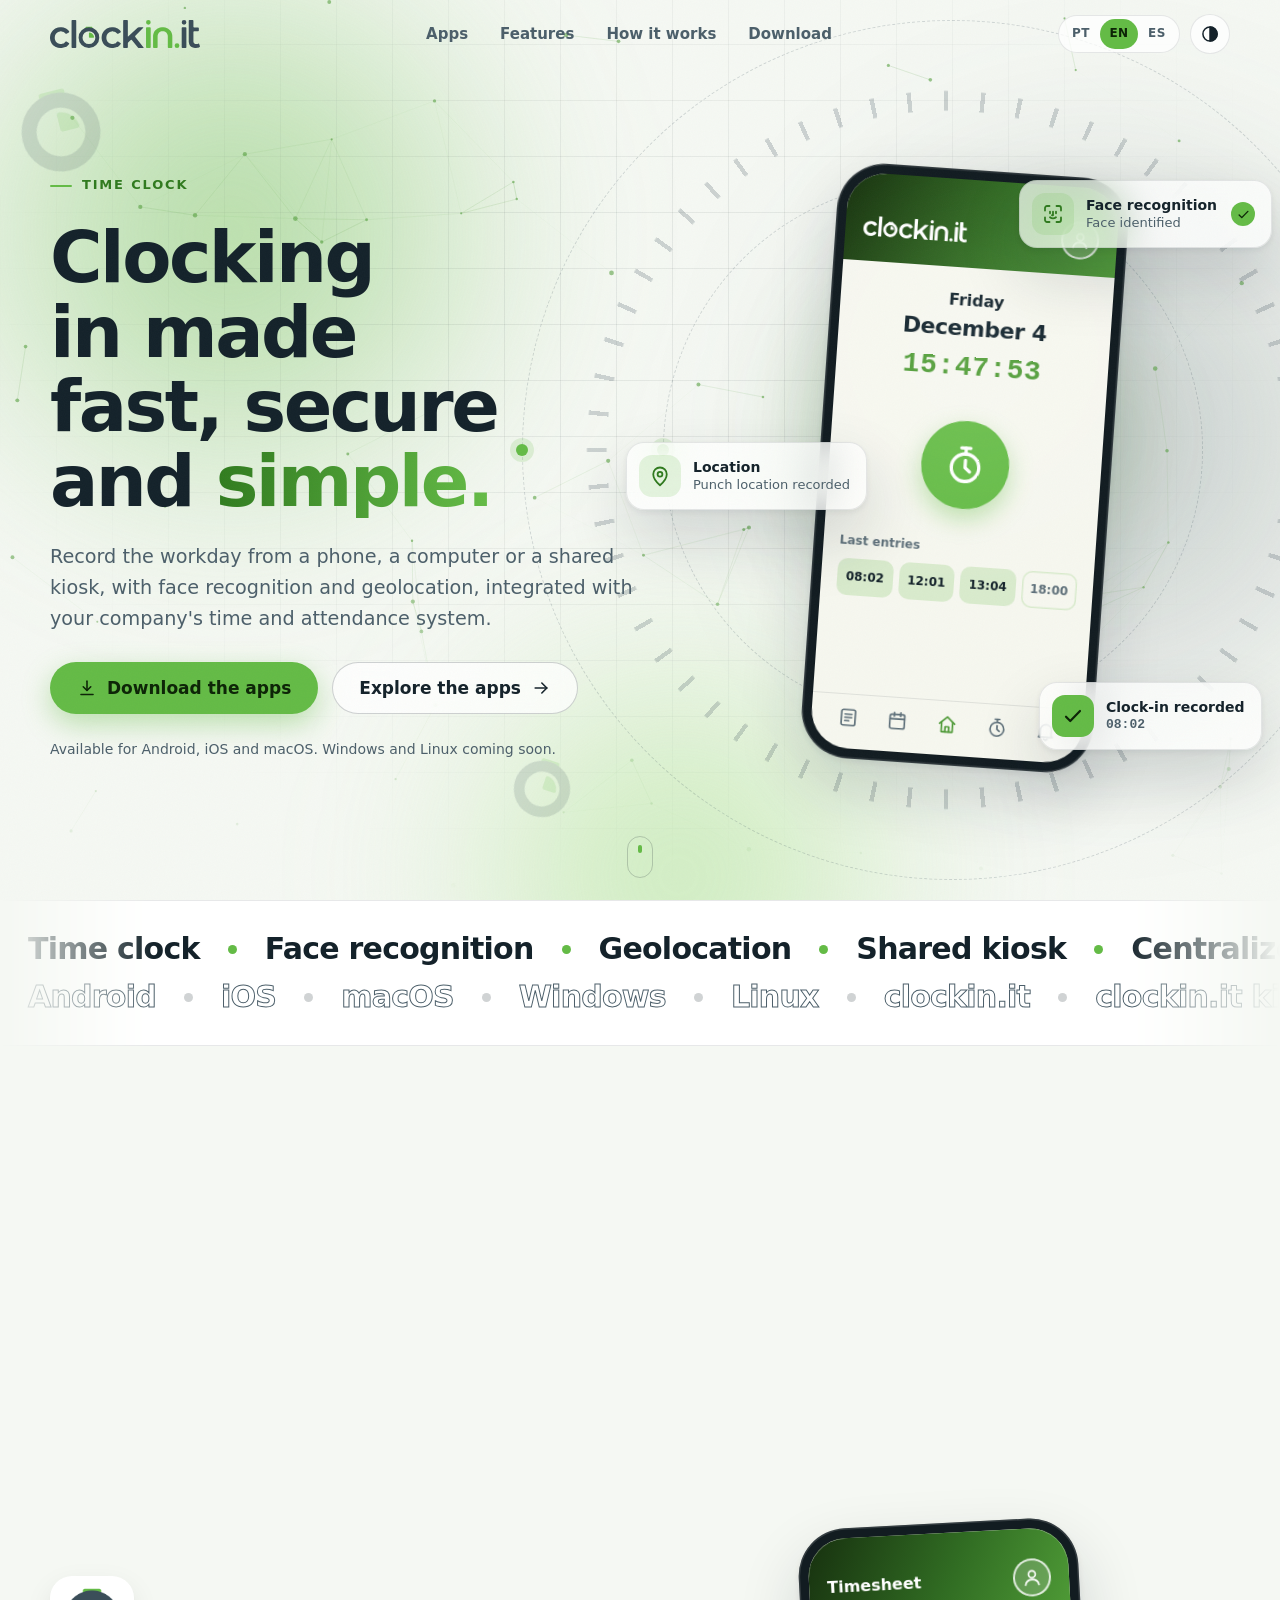
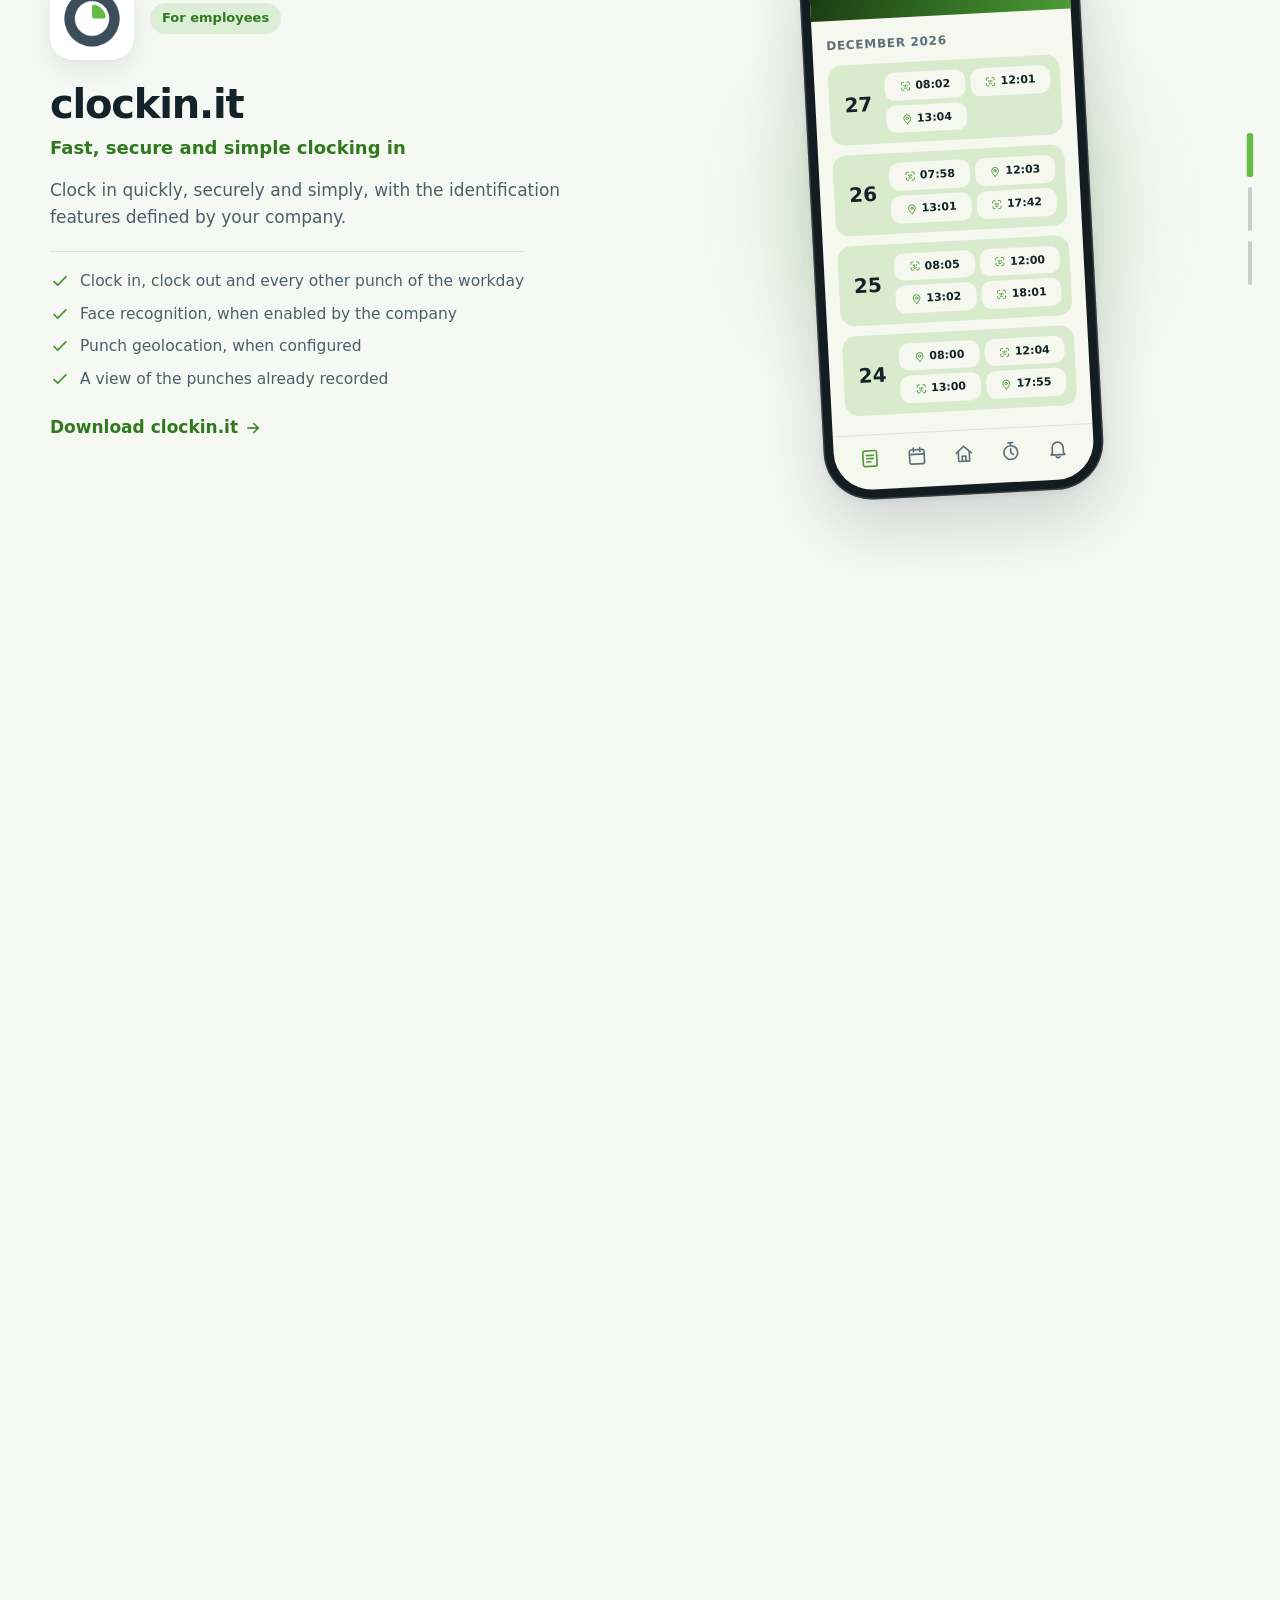
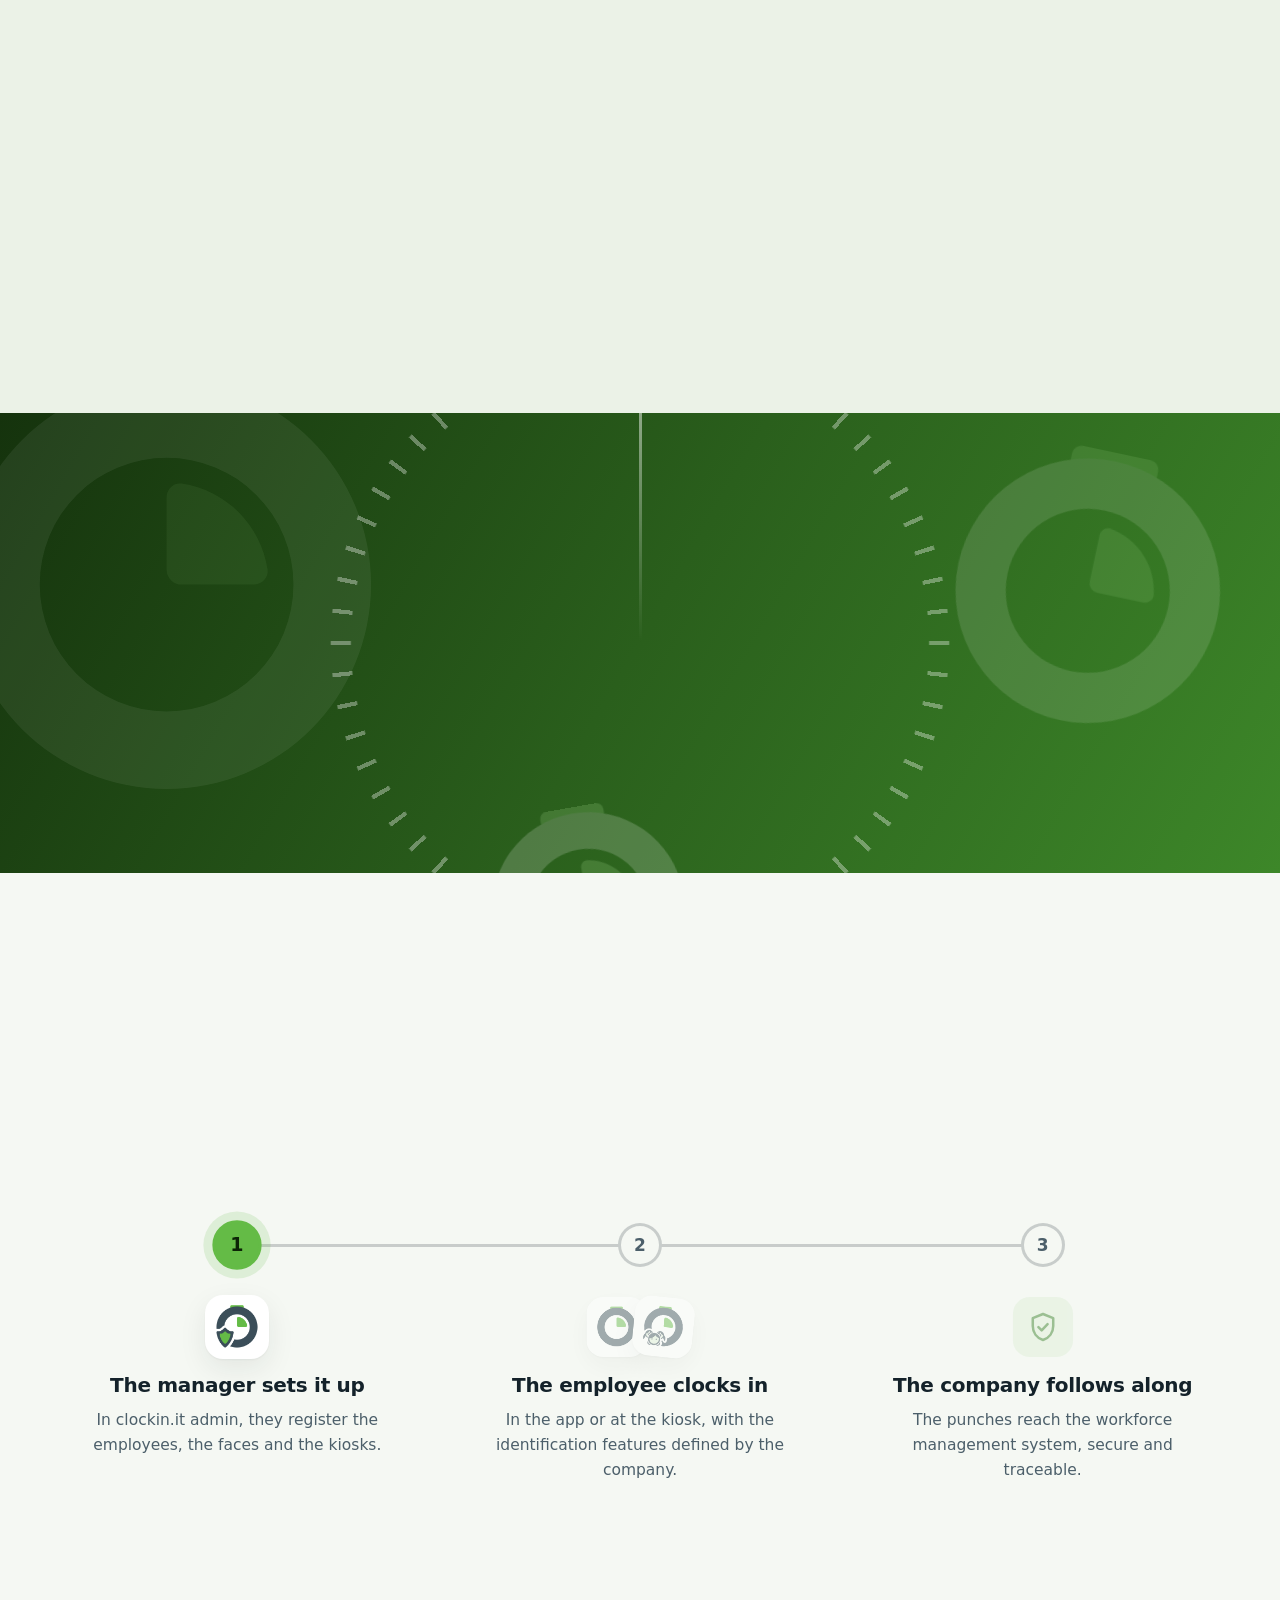
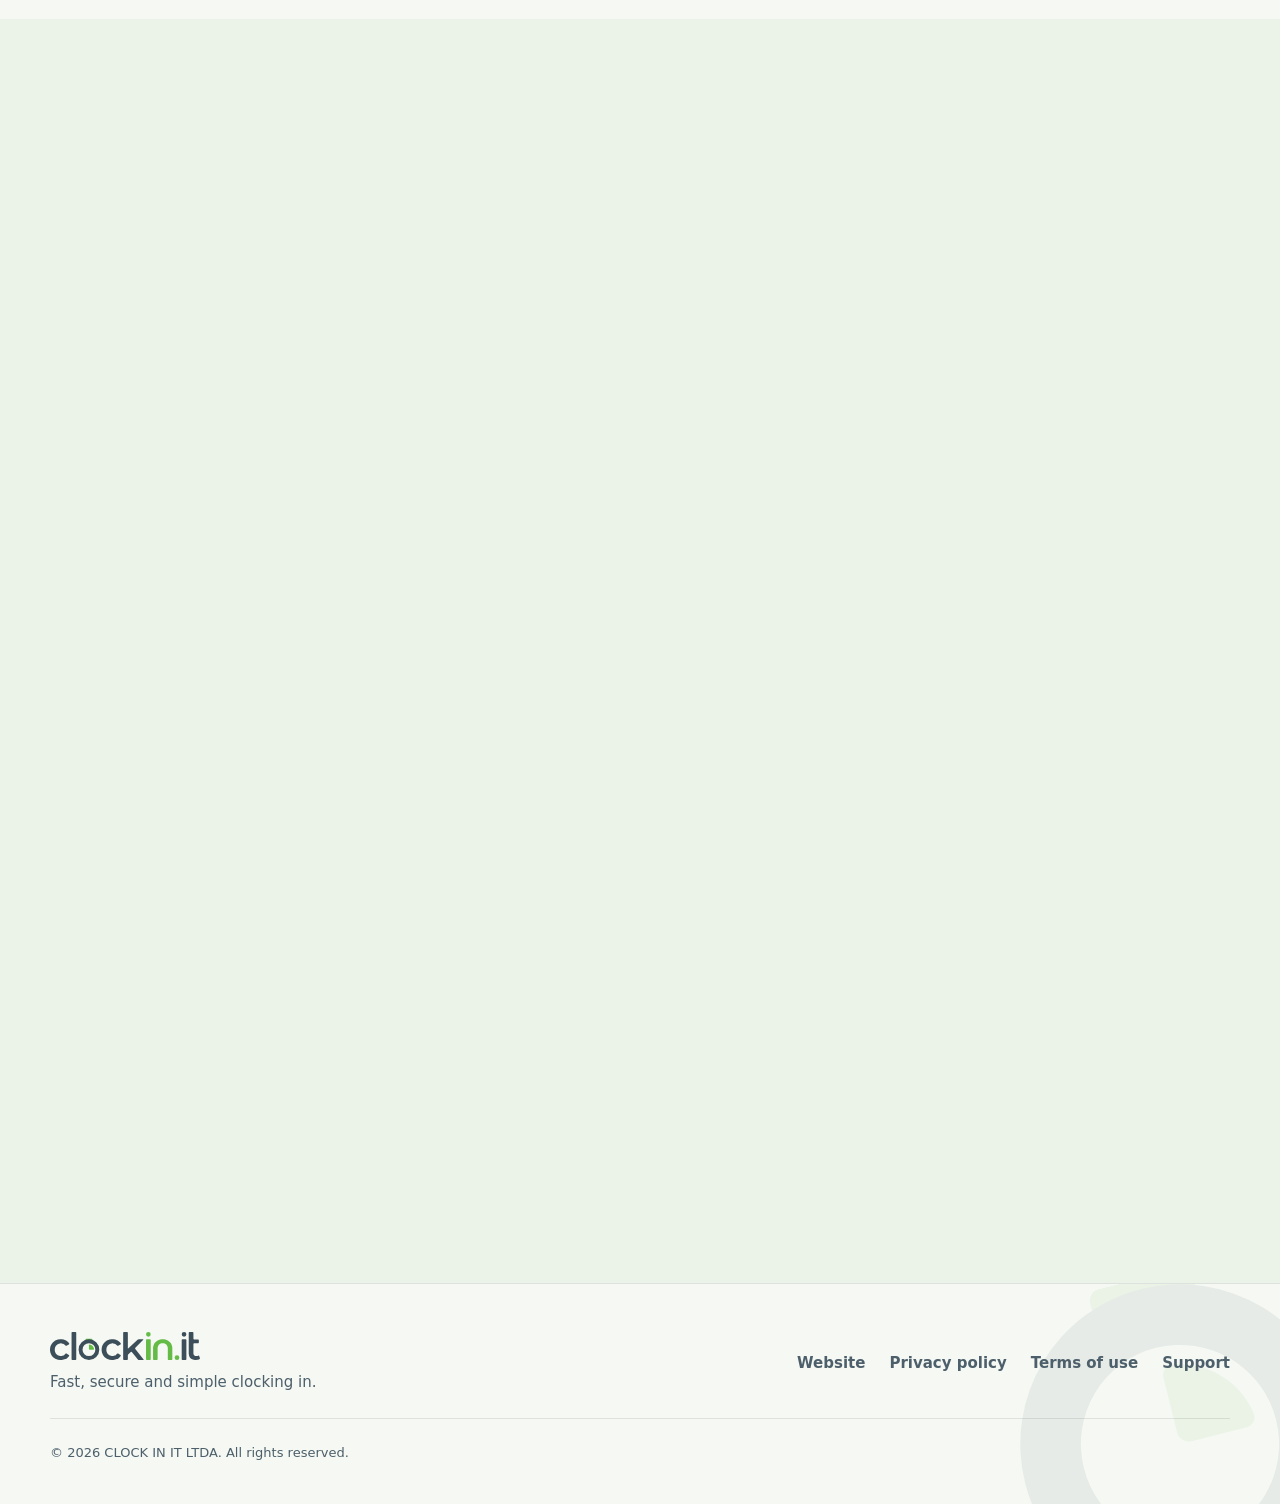
<file: docs/index.html>
<!doctype html>
<html lang="pt-BR">
<head>
  <meta charset="utf-8">
  <meta name="viewport" content="width=device-width, initial-scale=1">
  <!--
    Tudo o que a página carrega vem dela mesma: sem fonte, script ou estilo de
    terceiros. Por isso não há `style=""` no HTML nem script embutido — quem
    precisa de estilo calculado (o parallax) escreve pelo JavaScript.
  -->
  <meta http-equiv="Content-Security-Policy" content="default-src 'self'; img-src 'self' data:; style-src 'self'; script-src 'self'; connect-src 'self'; font-src 'self'; object-src 'none'; base-uri 'none'; form-action 'none'">
  <meta name="referrer" content="strict-origin-when-cross-origin">

  <title data-i18n="metaTitle">clockin.it — apps de registro de ponto</title>
  <meta name="description" data-i18n-attr="content:metaDescription" content="Baixe os apps do clockin.it: registro de ponto com reconhecimento facial e geolocalização, kiosk compartilhado e gestão de colaboradores.">

  <meta name="color-scheme" content="light dark">
  <meta name="theme-color" media="(prefers-color-scheme: light)" content="#f5f8f3">
  <meta name="theme-color" media="(prefers-color-scheme: dark)" content="#0a1114">

  <meta property="og:type" content="website">
  <meta property="og:site_name" content="clockin.it">
  <meta property="og:title" data-i18n-attr="content:metaTitle" content="clockin.it — apps de registro de ponto">
  <meta property="og:description" data-i18n-attr="content:metaDescription" content="Baixe os apps do clockin.it: registro de ponto com reconhecimento facial e geolocalização, kiosk compartilhado e gestão de colaboradores.">
  <meta property="og:image" content="https://clockin-it.github.io/app-distribution/assets/img/social-card.png">
  <meta property="og:image:width" content="1200">
  <meta property="og:image:height" content="630">
  <meta name="twitter:card" content="summary_large_image">

  <link rel="icon" type="image/svg+xml" href="assets/img/favicon.svg">
  <link rel="apple-touch-icon" href="assets/img/apple-touch-icon.png">
  <link rel="stylesheet" href="assets/css/site.css">
  <link rel="stylesheet" href="assets/css/effects.css">

  <script src="assets/js/boot.js"></script>
  <script type="module" src="assets/js/site.js"></script>
</head>
<body>
  <!-- Os ícones da página, desenhados uma vez e usados pela referência ao id. -->
  <svg class="sprite" aria-hidden="true" focusable="false" width="0" height="0">
    <symbol id="icon-stopwatch" viewBox="0 0 24 24" fill="none" stroke="currentColor" stroke-width="1.8" stroke-linecap="round" stroke-linejoin="round">
      <circle cx="12" cy="13.5" r="7.5"/>
      <path d="M12 9.5v4l2.6 2.2"/>
      <path d="M9.5 2.75h5"/>
      <path d="M12 2.75V6"/>
    </symbol>
    <symbol id="icon-face" viewBox="0 0 24 24" fill="none" stroke="currentColor" stroke-width="1.8" stroke-linecap="round" stroke-linejoin="round">
      <path d="M4 8.5V6a2 2 0 0 1 2-2h2.5"/>
      <path d="M15.5 4H18a2 2 0 0 1 2 2v2.5"/>
      <path d="M20 15.5V18a2 2 0 0 1-2 2h-2.5"/>
      <path d="M8.5 20H6a2 2 0 0 1-2-2v-2.5"/>
      <path d="M9 9.75v1.5"/>
      <path d="M15 9.75v1.5"/>
      <path d="M12 9.75v3.5h-1"/>
      <path d="M9 15.25c.85.8 1.85 1.2 3 1.2s2.15-.4 3-1.2"/>
    </symbol>
    <symbol id="icon-pin" viewBox="0 0 24 24" fill="none" stroke="currentColor" stroke-width="1.8" stroke-linecap="round" stroke-linejoin="round">
      <path d="M12 21.25s-6.75-5.7-6.75-11a6.75 6.75 0 0 1 13.5 0c0 5.3-6.75 11-6.75 11z"/>
      <circle cx="12" cy="10.25" r="2.4"/>
    </symbol>
    <symbol id="icon-shield" viewBox="0 0 24 24" fill="none" stroke="currentColor" stroke-width="1.8" stroke-linecap="round" stroke-linejoin="round">
      <path d="M12 2.75l7.25 3v5.5c0 4.7-2.95 8.5-7.25 10-4.3-1.5-7.25-5.3-7.25-10v-5.5l7.25-3z"/>
      <path d="M8.75 12.1l2.3 2.3 4.2-4.4"/>
    </symbol>
    <symbol id="icon-check" viewBox="0 0 24 24" fill="none" stroke="currentColor" stroke-width="2.2" stroke-linecap="round" stroke-linejoin="round">
      <path d="M5 12.75l4.25 4.25L19 7"/>
    </symbol>
    <symbol id="icon-download" viewBox="0 0 24 24" fill="none" stroke="currentColor" stroke-width="1.9" stroke-linecap="round" stroke-linejoin="round">
      <path d="M12 3.75v11"/>
      <path d="M7.5 10.5l4.5 4.5 4.5-4.5"/>
      <path d="M4.75 19.75h14.5"/>
    </symbol>
    <symbol id="icon-arrow" viewBox="0 0 24 24" fill="none" stroke="currentColor" stroke-width="1.9" stroke-linecap="round" stroke-linejoin="round">
      <path d="M5 12h14"/>
      <path d="M13 6l6 6-6 6"/>
    </symbol>
    <symbol id="icon-arrow-up" viewBox="0 0 24 24" fill="none" stroke="currentColor" stroke-width="2" stroke-linecap="round" stroke-linejoin="round">
      <path d="M12 19V5"/>
      <path d="M6 11l6-6 6 6"/>
    </symbol>
    <symbol id="icon-external" viewBox="0 0 24 24" fill="none" stroke="currentColor" stroke-width="1.9" stroke-linecap="round" stroke-linejoin="round">
      <path d="M8 16l8.25-8.25"/>
      <path d="M9 7.5h7.5V15"/>
    </symbol>
    <symbol id="icon-phone" viewBox="0 0 24 24" fill="none" stroke="currentColor" stroke-width="1.8" stroke-linecap="round" stroke-linejoin="round">
      <rect x="6.75" y="2.25" width="10.5" height="19.5" rx="2.5"/>
      <path d="M10.75 18.5h2.5"/>
    </symbol>
    <symbol id="icon-desktop" viewBox="0 0 24 24" fill="none" stroke="currentColor" stroke-width="1.8" stroke-linecap="round" stroke-linejoin="round">
      <rect x="3.75" y="4.5" width="16.5" height="11.5" rx="1.75"/>
      <path d="M2 19.5h20"/>
    </symbol>
    <symbol id="icon-globe" viewBox="0 0 24 24" fill="none" stroke="currentColor" stroke-width="1.8" stroke-linecap="round" stroke-linejoin="round">
      <circle cx="12" cy="12" r="9"/>
      <path d="M3 12h18"/>
      <path d="M12 3c2.5 2.6 3.75 5.6 3.75 9s-1.25 6.4-3.75 9c-2.5-2.6-3.75-5.6-3.75-9S9.5 5.6 12 3z"/>
    </symbol>
    <symbol id="icon-sun" viewBox="0 0 24 24" fill="none" stroke="currentColor" stroke-width="1.8" stroke-linecap="round" stroke-linejoin="round">
      <circle cx="12" cy="12" r="3.75"/>
      <path d="M12 2.75v2.5M12 18.75v2.5M2.75 12h2.5M18.75 12h2.5M5.45 5.45l1.8 1.8M16.75 16.75l1.8 1.8M5.45 18.55l1.8-1.8M16.75 7.25l1.8-1.8"/>
    </symbol>
    <symbol id="icon-moon" viewBox="0 0 24 24" fill="none" stroke="currentColor" stroke-width="1.8" stroke-linecap="round" stroke-linejoin="round">
      <path d="M20.25 14.4A8.5 8.5 0 0 1 9.6 3.75a8.5 8.5 0 1 0 10.65 10.65z"/>
    </symbol>
    <symbol id="icon-auto" viewBox="0 0 24 24" fill="none" stroke="currentColor" stroke-width="1.8" stroke-linecap="round" stroke-linejoin="round">
      <circle cx="12" cy="12" r="8.5"/>
      <path d="M12 3.5v17a8.5 8.5 0 0 0 0-17z" fill="currentColor"/>
    </symbol>
    <symbol id="icon-user" viewBox="0 0 24 24" fill="none" stroke="currentColor" stroke-width="1.8" stroke-linecap="round" stroke-linejoin="round">
      <circle cx="12" cy="8.5" r="3.75"/>
      <path d="M4.75 20c.6-3.6 3.5-5.75 7.25-5.75s6.65 2.15 7.25 5.75"/>
    </symbol>
    <symbol id="icon-list" viewBox="0 0 24 24" fill="none" stroke="currentColor" stroke-width="1.8" stroke-linecap="round" stroke-linejoin="round">
      <rect x="4.5" y="3.5" width="15" height="17" rx="2"/>
      <path d="M8.25 8.5h7.5M8.25 12h7.5M8.25 15.5h4.5"/>
    </symbol>
    <symbol id="icon-calendar" viewBox="0 0 24 24" fill="none" stroke="currentColor" stroke-width="1.8" stroke-linecap="round" stroke-linejoin="round">
      <rect x="4" y="5" width="16" height="15.5" rx="2"/>
      <path d="M4 10h16M8.5 3v4M15.5 3v4"/>
    </symbol>
    <symbol id="icon-home" viewBox="0 0 24 24" fill="none" stroke="currentColor" stroke-width="1.8" stroke-linecap="round" stroke-linejoin="round">
      <path d="M3.75 11.25L12 4l8.25 7.25"/>
      <path d="M6 9.75v10.5h12V9.75"/>
      <path d="M10 20.25v-5.5h4v5.5"/>
    </symbol>
    <symbol id="icon-bell" viewBox="0 0 24 24" fill="none" stroke="currentColor" stroke-width="1.8" stroke-linecap="round" stroke-linejoin="round">
      <path d="M6 16.5v-5.75a6 6 0 0 1 12 0v5.75l1.5 2h-15l1.5-2z"/>
      <path d="M10 20.75c.5.6 1.2.9 2 .9s1.5-.3 2-.9"/>
    </symbol>
    <symbol id="icon-search" viewBox="0 0 24 24" fill="none" stroke="currentColor" stroke-width="1.9" stroke-linecap="round" stroke-linejoin="round">
      <circle cx="11" cy="11" r="6.25"/>
      <path d="M15.75 15.75L20 20"/>
    </symbol>
    <symbol id="icon-kiosk" viewBox="0 0 24 24" fill="none" stroke="currentColor" stroke-width="1.8" stroke-linecap="round" stroke-linejoin="round">
      <rect x="5" y="2.75" width="14" height="13.5" rx="2"/>
      <circle cx="12" cy="8" r="2"/>
      <path d="M8.75 13.25c.5-1.5 1.7-2.25 3.25-2.25s2.75.75 3.25 2.25"/>
      <path d="M12 16.25v4"/>
      <path d="M8 21.25h8"/>
    </symbol>
    <!-- Uma pessoa vista pela câmera: a silhueta do reconhecimento facial. -->
    <symbol id="silhouette" viewBox="0 0 120 120">
      <circle cx="60" cy="46" r="24"/>
      <path d="M12 120c2-30 22-46 48-46s46 16 48 46z"/>
    </symbol>
    <!--
      A marca: o cronômetro, com o traçado do logo_color.svg do flavor
      clockinit — o botão passa 2,9 unidades acima do aro, e não mais.
    -->
    <symbol id="mark" viewBox="0 0 95.25 95.25">
      <rect class="mark-accent" x="32.756" y="0" width="29.738" height="17.955" rx="3.292"/>
      <path class="mark-ring" fill-rule="evenodd" d="M47.625 2.881a44.744 44.744 0 1 0 0 89.488 44.744 44.744 0 0 0 0-89.488zm0 16.978a27.766 27.766 0 1 1 0 55.532 27.766 27.766 0 0 1 0-55.532z"/>
      <path class="mark-accent" d="M50.906 25.519c9.715 1.429 17.396 9.11 18.825 18.825.265 1.797-1.235 3.281-3.053 3.281H50.917a3.292 3.292 0 0 1-3.292-3.292V28.572c0-1.818 1.483-3.318 3.281-3.053z"/>
    </symbol>
  </svg>

  <a class="skip-link" href="#content" data-i18n="skipToContent">Pular para o conteúdo</a>

  <div class="grain" aria-hidden="true"></div>
  <div class="scroll-progress" aria-hidden="true"></div>

  <header class="site-header" data-header>
    <div class="container site-header__inner">
      <a class="brand" href="#top" aria-label="clockin.it">
        <img class="brand__logo only-light" src="assets/img/logo-light.svg" alt="" width="150" height="28">
        <img class="brand__logo only-dark" src="assets/img/logo-dark.svg" alt="" width="150" height="28">
      </a>

      <nav class="site-nav" aria-label="Seções da página" data-i18n-attr="aria-label:navLabel">
        <span class="site-nav__marker" aria-hidden="true" data-nav-marker></span>
        <a href="#apps" data-i18n="navApps">Apps</a>
        <a href="#features" data-i18n="navFeatures">Recursos</a>
        <a href="#how-it-works" data-i18n="navHowItWorks">Como funciona</a>
        <a href="#download" data-i18n="navDownload">Download</a>
      </nav>

      <div class="site-tools">
        <div class="language-switch" role="group" aria-label="Idioma" data-i18n-attr="aria-label:languageLabel">
          <button type="button" data-language-option="pt" lang="pt-BR" aria-pressed="true" title="Português">PT</button>
          <button type="button" data-language-option="en" lang="en" aria-pressed="false" title="English">EN</button>
          <button type="button" data-language-option="es" lang="es" aria-pressed="false" title="Español">ES</button>
        </div>
        <button class="theme-switch" type="button" data-theme-switch aria-label="Tema: automático" data-i18n-attr="aria-label:themeAuto">
          <svg class="theme-switch__icon theme-switch__icon--auto" aria-hidden="true"><use href="#icon-auto"/></svg>
          <svg class="theme-switch__icon theme-switch__icon--light" aria-hidden="true"><use href="#icon-sun"/></svg>
          <svg class="theme-switch__icon theme-switch__icon--dark" aria-hidden="true"><use href="#icon-moon"/></svg>
        </button>
      </div>
    </div>
  </header>

  <main id="content">
    <!-- ================================================================ -->
    <!-- Abertura                                                          -->
    <!-- ================================================================ -->
    <section class="hero" id="top" data-parallax-host data-pointer-host>
      <div class="hero__backdrop" aria-hidden="true">
        <div class="aurora aurora--one" data-parallax="-0.18" data-pointer="18"></div>
        <div class="aurora aurora--two" data-parallax="-0.3" data-pointer="-26"></div>
        <div class="aurora aurora--three" data-parallax="-0.1" data-pointer="12"></div>
        <div class="grid-pattern" data-parallax="-0.06"></div>
        <canvas class="hero__particles" data-particles></canvas>
        <div class="hero__glow" data-pointer-glow></div>
        <div class="dial" data-parallax="-0.2" data-pointer="-8"></div>
        <div class="orbit orbit--large" data-parallax="-0.24" data-pointer="-10"></div>
        <div class="orbit orbit--small" data-parallax="-0.42" data-pointer="22"></div>
        <svg class="floating-mark floating-mark--one" data-parallax="-0.5" data-pointer="34"><use href="#mark"/></svg>
        <svg class="floating-mark floating-mark--two" data-parallax="-0.34" data-pointer="-28"><use href="#mark"/></svg>
      </div>

      <div class="container hero__inner">
        <div class="hero__copy">
          <p class="eyebrow reveal" data-i18n="heroEyebrow">Registro de ponto</p>
          <h1 class="hero__title" data-split-group>
            <span data-split data-i18n="heroTitleLead">Ponto rápido, seguro e</span>
            <span class="accent-words" data-split data-i18n="heroTitleAccent">prático.</span>
          </h1>
          <p class="hero__lead reveal" data-i18n="heroLead">Registre a jornada pelo celular, pelo computador ou em um kiosk compartilhado, com reconhecimento facial e geolocalização, integrado ao sistema de controle de ponto da sua empresa.</p>
          <div class="hero__actions reveal">
            <a class="button button--primary" href="#download" data-magnetic>
              <svg class="button__icon" aria-hidden="true"><use href="#icon-download"/></svg>
              <span data-hero-download data-i18n="heroDownload">Baixar os apps</span>
            </a>
            <a class="button button--ghost" href="#apps" data-magnetic>
              <span data-i18n="heroApps">Conhecer os apps</span>
              <svg class="button__icon" aria-hidden="true"><use href="#icon-arrow"/></svg>
            </a>
          </div>
          <p class="hero__note reveal" data-i18n="heroNote">Disponível para Android, iOS e macOS. Windows e Linux em breve.</p>
        </div>

        <!--
          Uma encenação do app, desenhada em HTML: decorativa. O site.js a põe
          para bater um ponto sozinha — toque, leitura do rosto, confirmação.
        -->
        <div class="hero__stage" aria-hidden="true" data-demo data-demo-state="idle">
          <div class="stage-glow" data-parallax="-0.12" data-pointer="-14"></div>

          <div class="device-wrap" data-parallax="-0.08" data-pointer="10">
            <div class="device" data-tilt>
              <div class="device__screen">
                <div class="mock-header">
                  <img class="mock-header__logo" src="assets/img/logo-dark.svg" alt="" width="104" height="20">
                  <span class="mock-avatar"><svg><use href="#icon-user"/></svg></span>
                </div>
                <div class="mock-body">
                  <p class="mock-weekday" data-clock-weekday>segunda-feira</p>
                  <p class="mock-date" data-clock-date>4 de março</p>
                  <p class="mock-time" data-clock-time>08:02:36</p>
                  <div class="mock-punch">
                    <span class="mock-punch__pulse"></span>
                    <span class="mock-punch__pulse mock-punch__pulse--late"></span>
                    <span class="mock-punch__button"><svg><use href="#icon-stopwatch"/></svg></span>
                  </div>
                  <p class="mock-label" data-i18n="mockLastEntries">Últimos registros</p>
                  <div class="mock-entries" data-demo-entries>
                    <span class="mock-entry">08:02</span>
                    <span class="mock-entry">12:01</span>
                    <span class="mock-entry">13:04</span>
                    <span class="mock-entry mock-entry--next">18:00</span>
                  </div>
                </div>
                <div class="mock-nav">
                  <svg><use href="#icon-list"/></svg>
                  <svg><use href="#icon-calendar"/></svg>
                  <svg class="is-active"><use href="#icon-home"/></svg>
                  <svg><use href="#icon-stopwatch"/></svg>
                  <svg><use href="#icon-bell"/></svg>
                </div>

                <div class="mock-scan">
                  <svg class="mock-scan__person"><use href="#silhouette"/></svg>
                  <span class="mock-scan__frame"><span class="mock-scan__line"></span></span>
                  <p class="mock-scan__label" data-i18n="mockScanning">Identificando…</p>
                </div>
                <div class="mock-success">
                  <span class="mock-success__check"><svg><use href="#icon-check"/></svg></span>
                  <strong data-i18n="mockPunchTitle">Entrada registrada</strong>
                  <span class="mock-success__time" data-demo-time>08:02</span>
                </div>
                <span class="device__glare"></span>
              </div>
            </div>
          </div>

          <div class="float-card float-card--face" data-parallax="-0.26" data-pointer="30">
            <div class="float-card__body">
              <span class="float-card__icon float-card__icon--scan">
                <svg><use href="#icon-face"/></svg>
                <span class="scan-line"></span>
              </span>
              <span class="float-card__text">
                <strong data-i18n="mockFaceTitle">Reconhecimento facial</strong>
                <span data-i18n="mockFaceText">Rosto identificado</span>
              </span>
              <span class="float-card__badge"><svg><use href="#icon-check"/></svg></span>
            </div>
          </div>

          <div class="float-card float-card--location" data-parallax="-0.4" data-pointer="-36">
            <div class="float-card__body">
              <span class="float-card__icon"><svg><use href="#icon-pin"/></svg></span>
              <span class="float-card__text">
                <strong data-i18n="mockLocationTitle">Localização</strong>
                <span data-i18n="mockLocationText">Local da marcação registrado</span>
              </span>
            </div>
          </div>

          <div class="float-card float-card--punch" data-parallax="-0.18" data-pointer="24">
            <div class="float-card__body">
              <span class="float-card__icon float-card__icon--solid"><svg><use href="#icon-check"/></svg></span>
              <span class="float-card__text">
                <strong data-i18n="mockPunchTitle">Entrada registrada</strong>
                <span class="float-card__time" data-demo-time>08:02</span>
              </span>
            </div>
          </div>
        </div>
      </div>

      <a class="scroll-cue" href="#apps" aria-hidden="true" tabindex="-1"><span></span></a>
    </section>

    <!-- ================================================================ -->
    <!-- A esteira: os recursos passando, em duas faixas                   -->
    <!-- ================================================================ -->
    <div class="marquee" aria-hidden="true">
      <div class="marquee__row">
        <ul class="marquee__list">
          <li data-i18n="featurePunchTitle">Registro de ponto</li>
          <li data-i18n="featureFaceTitle">Reconhecimento facial</li>
          <li data-i18n="featureLocationTitle">Geolocalização</li>
          <li data-i18n="featureKioskTitle">Kiosk compartilhado</li>
          <li data-i18n="featureManagementTitle">Gestão centralizada</li>
          <li data-i18n="featureSecurityTitle">Seguro e rastreável</li>
        </ul>
        <ul class="marquee__list">
          <li data-i18n="featurePunchTitle">Registro de ponto</li>
          <li data-i18n="featureFaceTitle">Reconhecimento facial</li>
          <li data-i18n="featureLocationTitle">Geolocalização</li>
          <li data-i18n="featureKioskTitle">Kiosk compartilhado</li>
          <li data-i18n="featureManagementTitle">Gestão centralizada</li>
          <li data-i18n="featureSecurityTitle">Seguro e rastreável</li>
        </ul>
      </div>
      <div class="marquee__row marquee__row--reverse">
        <ul class="marquee__list">
          <li>Android</li>
          <li>iOS</li>
          <li>macOS</li>
          <li>Windows</li>
          <li>Linux</li>
          <li>clockin.it</li>
          <li>clockin.it kiosk</li>
          <li>clockin.it admin</li>
        </ul>
        <ul class="marquee__list">
          <li>Android</li>
          <li>iOS</li>
          <li>macOS</li>
          <li>Windows</li>
          <li>Linux</li>
          <li>clockin.it</li>
          <li>clockin.it kiosk</li>
          <li>clockin.it admin</li>
        </ul>
      </div>
    </div>

    <!-- ================================================================ -->
    <!-- Os três apps: o texto rola, o aparelho fica e troca de cena       -->
    <!-- ================================================================ -->
    <section class="section showcase" id="apps" data-showcase>
      <div class="container">
        <header class="section__header">
          <p class="eyebrow reveal" data-i18n="appsEyebrow">Os apps</p>
          <h2 class="section__title" data-split data-i18n="appsTitle">Três apps, um só sistema</h2>
          <p class="section__lead reveal" data-i18n="appsLead">Cada app cuida de uma parte da jornada, e todos falam com o mesmo sistema clockin.it.</p>
        </header>
      </div>

      <div class="showcase__track" data-showcase-track>
        <div class="showcase__sticky">
          <div class="container showcase__inner">
            <div class="showcase__progress" role="group" aria-label="Apps" data-i18n-attr="aria-label:navApps">
              <button type="button" class="is-active" data-showcase-go="0" aria-label="clockin.it"><span></span></button>
              <button type="button" data-showcase-go="1" aria-label="clockin.it kiosk"><span></span></button>
              <button type="button" data-showcase-go="2" aria-label="clockin.it admin"><span></span></button>
            </div>

            <!-- clockin.it -->
            <article class="scene is-active" data-scene>
              <div class="scene__copy">
                <div class="scene__heading">
                  <span class="app-icon"><img src="assets/img/app-icon-app.png" alt="" width="96" height="96" loading="lazy"></span>
                  <span class="tag" data-i18n="appTag">Para o colaborador</span>
                </div>
                <h3 class="scene__name">clockin.it</h3>
                <p class="scene__subtitle" data-i18n="appSubtitle">Ponto rápido, seguro e prático</p>
                <p class="scene__summary" data-i18n="appSummary">Registre seu ponto de forma rápida, segura e prática, com os recursos de identificação definidos pela empresa.</p>
                <ul class="check-list">
                  <li><svg aria-hidden="true"><use href="#icon-check"/></svg><span data-i18n="appFeature1">Entrada, saída e demais marcações da jornada</span></li>
                  <li><svg aria-hidden="true"><use href="#icon-check"/></svg><span data-i18n="appFeature2">Reconhecimento facial, quando habilitado pela empresa</span></li>
                  <li><svg aria-hidden="true"><use href="#icon-check"/></svg><span data-i18n="appFeature3">Geolocalização da marcação, quando configurada</span></li>
                  <li><svg aria-hidden="true"><use href="#icon-check"/></svg><span data-i18n="appFeature4">Consulta das marcações realizadas</span></li>
                </ul>
                <a class="text-link" href="#download-app">
                  <span data-i18n="appDownloadLink">Baixar</span> clockin.it
                  <svg aria-hidden="true"><use href="#icon-arrow"/></svg>
                </a>
              </div>
              <div class="scene__visual" aria-hidden="true">
                <div class="scene__halo"></div>
                <div class="device device--scene">
                  <div class="device__screen">
                    <div class="mock-header mock-header--compact">
                      <strong data-i18n="mockTimesheet">Registros</strong>
                      <span class="mock-avatar"><svg><use href="#icon-user"/></svg></span>
                    </div>
                    <div class="mock-sheet">
                      <p class="mock-month" data-clock-month>setembro</p>
                      <div class="mock-day">
                        <span class="mock-day__number">27</span>
                        <span class="mock-day__entries">
                          <span class="mock-entry"><svg><use href="#icon-face"/></svg>08:02</span>
                          <span class="mock-entry"><svg><use href="#icon-face"/></svg>12:01</span>
                          <span class="mock-entry"><svg><use href="#icon-pin"/></svg>13:04</span>
                        </span>
                      </div>
                      <div class="mock-day">
                        <span class="mock-day__number">26</span>
                        <span class="mock-day__entries">
                          <span class="mock-entry"><svg><use href="#icon-face"/></svg>07:58</span>
                          <span class="mock-entry"><svg><use href="#icon-pin"/></svg>12:03</span>
                          <span class="mock-entry"><svg><use href="#icon-pin"/></svg>13:01</span>
                          <span class="mock-entry"><svg><use href="#icon-face"/></svg>17:42</span>
                        </span>
                      </div>
                      <div class="mock-day">
                        <span class="mock-day__number">25</span>
                        <span class="mock-day__entries">
                          <span class="mock-entry"><svg><use href="#icon-face"/></svg>08:05</span>
                          <span class="mock-entry"><svg><use href="#icon-face"/></svg>12:00</span>
                          <span class="mock-entry"><svg><use href="#icon-pin"/></svg>13:02</span>
                          <span class="mock-entry"><svg><use href="#icon-face"/></svg>18:01</span>
                        </span>
                      </div>
                      <div class="mock-day">
                        <span class="mock-day__number">24</span>
                        <span class="mock-day__entries">
                          <span class="mock-entry"><svg><use href="#icon-pin"/></svg>08:00</span>
                          <span class="mock-entry"><svg><use href="#icon-face"/></svg>12:04</span>
                          <span class="mock-entry"><svg><use href="#icon-face"/></svg>13:00</span>
                          <span class="mock-entry"><svg><use href="#icon-pin"/></svg>17:55</span>
                        </span>
                      </div>
                    </div>
                    <div class="mock-nav">
                      <svg class="is-active"><use href="#icon-list"/></svg>
                      <svg><use href="#icon-calendar"/></svg>
                      <svg><use href="#icon-home"/></svg>
                      <svg><use href="#icon-stopwatch"/></svg>
                      <svg><use href="#icon-bell"/></svg>
                    </div>
                  </div>
                </div>
              </div>
            </article>

            <!-- clockin.it kiosk -->
            <article class="scene" data-scene>
              <div class="scene__copy">
                <div class="scene__heading">
                  <span class="app-icon"><img src="assets/img/app-icon-kiosk.png" alt="" width="96" height="96" loading="lazy"></span>
                  <span class="tag" data-i18n="kioskTag">Para o ponto compartilhado</span>
                </div>
                <h3 class="scene__name">clockin.it kiosk</h3>
                <p class="scene__subtitle" data-i18n="kioskSubtitle">Ponto facial em um só kiosk</p>
                <p class="scene__summary" data-i18n="kioskSummary">Um terminal compartilhado de registro de ponto: vários colaboradores fazem as marcações em um único dispositivo.</p>
                <ul class="check-list">
                  <li><svg aria-hidden="true"><use href="#icon-check"/></svg><span data-i18n="kioskFeature1">Vários colaboradores em um único dispositivo</span></li>
                  <li><svg aria-hidden="true"><use href="#icon-check"/></svg><span data-i18n="kioskFeature2">Identificação rápida por reconhecimento facial</span></li>
                  <li><svg aria-hidden="true"><use href="#icon-check"/></svg><span data-i18n="kioskFeature3">Interface dedicada ao registro de ponto</span></li>
                  <li><svg aria-hidden="true"><use href="#icon-check"/></svg><span data-i18n="kioskFeature4">Configurado e gerenciado pelo clockin.it admin</span></li>
                </ul>
                <a class="text-link" href="#download-kiosk">
                  <span data-i18n="appDownloadLink">Baixar</span> clockin.it kiosk
                  <svg aria-hidden="true"><use href="#icon-arrow"/></svg>
                </a>
              </div>
              <div class="scene__visual" aria-hidden="true">
                <div class="scene__halo"></div>
                <div class="device device--tablet device--scene">
                  <div class="device__screen">
                    <div class="mock-header mock-header--compact">
                      <img class="mock-header__logo" src="assets/img/logo-dark.svg" alt="" width="104" height="20">
                      <span class="mock-header__clock" data-clock-short>08:02</span>
                    </div>
                    <div class="mock-camera">
                      <svg class="mock-camera__person"><use href="#silhouette"/></svg>
                      <span class="mock-camera__frame"><span class="mock-scan__line"></span></span>
                      <div class="mock-camera__card">
                        <span class="mock-camera__avatar"><svg><use href="#icon-user"/></svg></span>
                        <span class="mock-camera__text">
                          <strong>Ana Souza</strong>
                          <span data-i18n="mockPunchTitle">Entrada registrada</span>
                        </span>
                        <span class="mock-camera__time" data-clock-short>08:02</span>
                      </div>
                    </div>
                  </div>
                </div>
              </div>
            </article>

            <!-- clockin.it admin -->
            <article class="scene" data-scene>
              <div class="scene__copy">
                <div class="scene__heading">
                  <span class="app-icon"><img src="assets/img/app-icon-appadmin.png" alt="" width="96" height="96" loading="lazy"></span>
                  <span class="tag" data-i18n="appadminTag">Para gestores</span>
                </div>
                <h3 class="scene__name">clockin.it admin</h3>
                <p class="scene__subtitle" data-i18n="appadminSubtitle">Gestão de colaboradores, faces e kiosks</p>
                <p class="scene__summary" data-i18n="appadminSummary">O app de gestão do clockin.it: prepare o ambiente para que a equipe registre o ponto de forma rápida e segura.</p>
                <ul class="check-list">
                  <li><svg aria-hidden="true"><use href="#icon-check"/></svg><span data-i18n="appadminFeature1">Cadastro e gestão de colaboradores</span></li>
                  <li><svg aria-hidden="true"><use href="#icon-check"/></svg><span data-i18n="appadminFeature2">Cadastro das faces para o reconhecimento facial</span></li>
                  <li><svg aria-hidden="true"><use href="#icon-check"/></svg><span data-i18n="appadminFeature3">Criação e gestão de kiosks</span></li>
                  <li><svg aria-hidden="true"><use href="#icon-check"/></svg><span data-i18n="appadminFeature4">Configuração dos recursos de registro de ponto</span></li>
                </ul>
                <a class="text-link" href="#download-appadmin">
                  <span data-i18n="appDownloadLink">Baixar</span> clockin.it admin
                  <svg aria-hidden="true"><use href="#icon-arrow"/></svg>
                </a>
              </div>
              <div class="scene__visual" aria-hidden="true">
                <div class="scene__halo"></div>
                <div class="device device--scene">
                  <div class="device__screen">
                    <div class="mock-header mock-header--compact">
                      <strong data-i18n="mockEmployees">Colaboradores</strong>
                      <span class="mock-avatar"><svg><use href="#icon-user"/></svg></span>
                    </div>
                    <div class="mock-people">
                      <p class="mock-search"><svg><use href="#icon-search"/></svg><span data-i18n="mockSearch">Buscar</span></p>
                      <div class="mock-person">
                        <span class="mock-person__avatar">AS</span>
                        <span class="mock-person__name">Ana Souza</span>
                        <span class="mock-person__chip is-on"><svg><use href="#icon-face"/></svg></span>
                        <span class="mock-person__chip is-on"><svg><use href="#icon-kiosk"/></svg></span>
                      </div>
                      <div class="mock-person">
                        <span class="mock-person__avatar">BL</span>
                        <span class="mock-person__name">Bruno Lima</span>
                        <span class="mock-person__chip is-on"><svg><use href="#icon-face"/></svg></span>
                        <span class="mock-person__chip"><svg><use href="#icon-kiosk"/></svg></span>
                      </div>
                      <div class="mock-person">
                        <span class="mock-person__avatar">CM</span>
                        <span class="mock-person__name">Carla Mendes</span>
                        <span class="mock-person__chip"><svg><use href="#icon-face"/></svg></span>
                        <span class="mock-person__chip is-on"><svg><use href="#icon-kiosk"/></svg></span>
                      </div>
                      <div class="mock-person">
                        <span class="mock-person__avatar">DR</span>
                        <span class="mock-person__name">Diego Rocha</span>
                        <span class="mock-person__chip is-on"><svg><use href="#icon-face"/></svg></span>
                        <span class="mock-person__chip is-on"><svg><use href="#icon-kiosk"/></svg></span>
                      </div>
                      <div class="mock-person">
                        <span class="mock-person__avatar">EP</span>
                        <span class="mock-person__name">Elisa Prado</span>
                        <span class="mock-person__chip is-on"><svg><use href="#icon-face"/></svg></span>
                        <span class="mock-person__chip"><svg><use href="#icon-kiosk"/></svg></span>
                      </div>
                    </div>
                    <div class="mock-tabs">
                      <span class="is-active" data-i18n="mockEmployees">Colaboradores</span>
                      <span data-i18n="mockKiosks">Kiosks</span>
                    </div>
                  </div>
                </div>
              </div>
            </article>
          </div>
        </div>
      </div>
    </section>

    <!-- ================================================================ -->
    <!-- Recursos                                                          -->
    <!-- ================================================================ -->
    <section class="section section--tinted" id="features">
      <div class="container">
        <header class="section__header">
          <p class="eyebrow reveal" data-i18n="featuresEyebrow">Recursos</p>
          <h2 class="section__title" data-split data-i18n="featuresTitle">O que o clockin.it faz pela jornada</h2>
          <p class="section__lead reveal" data-i18n="featuresLead">Do celular do colaborador ao terminal da portaria, o registro é simples para quem marca e confiável para a empresa.</p>
        </header>

        <!-- Cada ícone é desenhado no lugar, e não por referência: é o que deixa o traço se desenhar quando o cartão entra em cena. -->
        <div class="feature-grid" data-spotlight-group>
          <article class="feature reveal" data-spotlight>
            <span class="feature__icon">
              <svg class="icon-draw" aria-hidden="true" viewBox="0 0 24 24" fill="none" stroke="currentColor" stroke-width="1.8" stroke-linecap="round" stroke-linejoin="round">
                <circle cx="12" cy="13.5" r="7.5" pathLength="1"/>
                <path d="M12 9.5v4l2.6 2.2" pathLength="1"/>
                <path d="M9.5 2.75h5" pathLength="1"/>
                <path d="M12 2.75V6" pathLength="1"/>
              </svg>
            </span>
            <h3 data-i18n="featurePunchTitle">Registro de ponto</h3>
            <p data-i18n="featurePunchText">Entrada, saída e demais marcações da jornada, em poucos toques.</p>
          </article>
          <article class="feature reveal" data-spotlight>
            <span class="feature__icon">
              <svg class="icon-draw" aria-hidden="true" viewBox="0 0 24 24" fill="none" stroke="currentColor" stroke-width="1.8" stroke-linecap="round" stroke-linejoin="round">
                <path d="M4 8.5V6a2 2 0 0 1 2-2h2.5" pathLength="1"/>
                <path d="M15.5 4H18a2 2 0 0 1 2 2v2.5" pathLength="1"/>
                <path d="M20 15.5V18a2 2 0 0 1-2 2h-2.5" pathLength="1"/>
                <path d="M8.5 20H6a2 2 0 0 1-2-2v-2.5" pathLength="1"/>
                <path d="M9 9.75v1.5" pathLength="1"/>
                <path d="M15 9.75v1.5" pathLength="1"/>
                <path d="M12 9.75v3.5h-1" pathLength="1"/>
                <path d="M9 15.25c.85.8 1.85 1.2 3 1.2s2.15-.4 3-1.2" pathLength="1"/>
              </svg>
            </span>
            <h3 data-i18n="featureFaceTitle">Reconhecimento facial</h3>
            <p data-i18n="featureFaceText">A identificação do colaborador pelo rosto, quando habilitada pela empresa.</p>
          </article>
          <article class="feature reveal" data-spotlight>
            <span class="feature__icon">
              <svg class="icon-draw" aria-hidden="true" viewBox="0 0 24 24" fill="none" stroke="currentColor" stroke-width="1.8" stroke-linecap="round" stroke-linejoin="round">
                <path d="M12 21.25s-6.75-5.7-6.75-11a6.75 6.75 0 0 1 13.5 0c0 5.3-6.75 11-6.75 11z" pathLength="1"/>
                <circle cx="12" cy="10.25" r="2.4" pathLength="1"/>
              </svg>
            </span>
            <h3 data-i18n="featureLocationTitle">Geolocalização</h3>
            <p data-i18n="featureLocationText">O local de cada marcação registrado, quando configurado.</p>
          </article>
          <article class="feature reveal" data-spotlight>
            <span class="feature__icon">
              <svg class="icon-draw" aria-hidden="true" viewBox="0 0 24 24" fill="none" stroke="currentColor" stroke-width="1.8" stroke-linecap="round" stroke-linejoin="round">
                <rect x="5" y="2.75" width="14" height="13.5" rx="2" pathLength="1"/>
                <circle cx="12" cy="8" r="2" pathLength="1"/>
                <path d="M8.75 13.25c.5-1.5 1.7-2.25 3.25-2.25s2.75.75 3.25 2.25" pathLength="1"/>
                <path d="M12 16.25v4" pathLength="1"/>
                <path d="M8 21.25h8" pathLength="1"/>
              </svg>
            </span>
            <h3 data-i18n="featureKioskTitle">Kiosk compartilhado</h3>
            <p data-i18n="featureKioskText">Um único dispositivo para o ponto de toda a equipe.</p>
          </article>
          <article class="feature reveal" data-spotlight>
            <span class="feature__icon">
              <svg class="icon-draw" aria-hidden="true" viewBox="0 0 24 24" fill="none" stroke="currentColor" stroke-width="1.8" stroke-linecap="round" stroke-linejoin="round">
                <circle cx="9" cy="8" r="3.25" pathLength="1"/>
                <path d="M2.75 19.5c0-3.3 2.75-5.75 6.25-5.75s6.25 2.45 6.25 5.75" pathLength="1"/>
                <path d="M15.75 4.95a3.25 3.25 0 0 1 0 6.1" pathLength="1"/>
                <path d="M17.5 14.1c2.3.65 3.75 2.6 3.75 5.4" pathLength="1"/>
              </svg>
            </span>
            <h3 data-i18n="featureManagementTitle">Gestão centralizada</h3>
            <p data-i18n="featureManagementText">Colaboradores, faces e kiosks administrados pelo clockin.it admin.</p>
          </article>
          <article class="feature reveal" data-spotlight>
            <span class="feature__icon">
              <svg class="icon-draw" aria-hidden="true" viewBox="0 0 24 24" fill="none" stroke="currentColor" stroke-width="1.8" stroke-linecap="round" stroke-linejoin="round">
                <path d="M12 2.75l7.25 3v5.5c0 4.7-2.95 8.5-7.25 10-4.3-1.5-7.25-5.3-7.25-10v-5.5l7.25-3z" pathLength="1"/>
                <path d="M8.75 12.1l2.3 2.3 4.2-4.4" pathLength="1"/>
              </svg>
            </span>
            <h3 data-i18n="featureSecurityTitle">Seguro e rastreável</h3>
            <p data-i18n="featureSecurityText">Marcações seguras, rastreáveis e integradas ao sistema de controle de ponto.</p>
          </article>
        </div>
      </div>
    </section>

    <!-- ================================================================ -->
    <!-- A faixa: a marca em camadas, e o ponteiro que anda com a rolagem   -->
    <!-- ================================================================ -->
    <section class="band" data-parallax-host data-band>
      <div class="band__layers" aria-hidden="true">
        <svg class="band__mark band__mark--far" data-parallax="-0.16"><use href="#mark"/></svg>
        <svg class="band__mark band__mark--middle" data-parallax="-0.32"><use href="#mark"/></svg>
        <svg class="band__mark band__mark--near" data-parallax="-0.52"><use href="#mark"/></svg>
        <div class="band__dial" data-parallax="-0.1">
          <span class="band__hand"></span>
        </div>
      </div>
      <div class="container">
        <p class="band__text" data-split data-i18n="bandText">Do cadastro à marcação, tudo no mesmo sistema.</p>
      </div>
    </section>

    <!-- ================================================================ -->
    <!-- Como funciona                                                     -->
    <!-- ================================================================ -->
    <section class="section" id="how-it-works">
      <div class="container">
        <header class="section__header">
          <p class="eyebrow reveal" data-i18n="howEyebrow">Como funciona</p>
          <h2 class="section__title" data-split data-i18n="howTitle">Três passos, do cadastro ao ponto</h2>
        </header>

        <ol class="steps" data-steps>
          <li class="step" data-step>
            <span class="step__marker"><span class="step__number">1</span></span>
            <span class="step__icon"><img src="assets/img/app-icon-appadmin.png" alt="" width="56" height="56" loading="lazy"></span>
            <h3 data-i18n="howStep1Title">O gestor prepara</h3>
            <p data-i18n="howStep1Text">No clockin.it admin, cadastra os colaboradores, as faces e os kiosks.</p>
          </li>
          <li class="step" data-step>
            <span class="step__marker"><span class="step__number">2</span></span>
            <span class="step__icon step__icon--pair">
              <img src="assets/img/app-icon-app.png" alt="" width="56" height="56" loading="lazy">
              <img src="assets/img/app-icon-kiosk.png" alt="" width="56" height="56" loading="lazy">
            </span>
            <h3 data-i18n="howStep2Title">O colaborador registra</h3>
            <p data-i18n="howStep2Text">No app ou no kiosk, com os recursos de identificação definidos pela empresa.</p>
          </li>
          <li class="step" data-step>
            <span class="step__marker"><span class="step__number">3</span></span>
            <span class="step__icon step__icon--glyph"><svg aria-hidden="true"><use href="#icon-shield"/></svg></span>
            <h3 data-i18n="howStep3Title">A empresa acompanha</h3>
            <p data-i18n="howStep3Text">As marcações chegam ao sistema de gestão de jornada, seguras e rastreáveis.</p>
          </li>
        </ol>
      </div>
    </section>

    <!-- ================================================================ -->
    <!-- Download                                                          -->
    <!-- ================================================================ -->
    <section class="section section--tinted" id="download">
      <div class="container">
        <header class="section__header">
          <p class="eyebrow reveal" data-i18n="downloadEyebrow">Download</p>
          <h2 class="section__title" data-split data-i18n="downloadTitle">Baixe o app certo para você</h2>
          <p class="section__lead reveal" data-i18n="downloadLead">Escolha o app e a plataforma. O link leva sempre à versão mais recente.</p>
        </header>

        <!--
          Os botões de Android e iOS têm endereço fixo (a loja), e o da Web
          também (o endereço do app: o kiosk não tem). Os de computador
          (`data-source="manifest"`) nascem "Em breve" e são ligados pelo
          site.js quando o latest.json tem a plataforma — uma plataforma nova
          entra na página sem ninguém mexer neste arquivo.
        -->
        <div class="download-list" data-spotlight-group>
          <article class="download-card reveal" id="download-app" data-download-app="app" data-spotlight>
            <div class="download-card__app">
              <span class="app-icon app-icon--small"><img src="assets/img/app-icon-app.png" alt="" width="64" height="64" loading="lazy"></span>
              <div>
                <h3>clockin.it</h3>
                <p data-i18n="appTag">Para o colaborador</p>
              </div>
            </div>
            <ul class="platforms">
              <li>
                <a class="platform" data-platform="android" href="https://play.google.com/store/apps/details?id=it.clockin.app.cii" target="_blank" rel="noopener">
                  <svg class="platform__icon" aria-hidden="true"><use href="#icon-phone"/></svg>
                  <span class="platform__text"><strong>Android</strong><span class="platform__detail" data-i18n="downloadGooglePlay">Google Play</span></span>
                  <svg class="platform__action" aria-hidden="true"><use href="#icon-external"/></svg>
                </a>
              </li>
              <li>
                <a class="platform" data-platform="ios" href="https://testflight.apple.com/join/bbRYNKz7" target="_blank" rel="noopener">
                  <svg class="platform__icon" aria-hidden="true"><use href="#icon-phone"/></svg>
                  <span class="platform__text"><strong>iOS</strong><span class="platform__detail" data-i18n="downloadTestFlight">TestFlight · beta</span></span>
                  <svg class="platform__action" aria-hidden="true"><use href="#icon-external"/></svg>
                </a>
              </li>
              <li>
                <a class="platform is-unavailable" data-platform="macos" data-source="manifest" aria-disabled="true">
                  <svg class="platform__icon" aria-hidden="true"><use href="#icon-desktop"/></svg>
                  <span class="platform__text"><strong>macOS</strong><span class="platform__detail" data-platform-detail data-i18n="downloadComingSoon">Em breve</span></span>
                  <svg class="platform__action" aria-hidden="true"><use href="#icon-download"/></svg>
                </a>
              </li>
              <li>
                <a class="platform is-unavailable" data-platform="windows" data-source="manifest" aria-disabled="true">
                  <svg class="platform__icon" aria-hidden="true"><use href="#icon-desktop"/></svg>
                  <span class="platform__text"><strong>Windows</strong><span class="platform__detail" data-platform-detail data-i18n="downloadComingSoon">Em breve</span></span>
                  <svg class="platform__action" aria-hidden="true"><use href="#icon-download"/></svg>
                </a>
              </li>
              <li>
                <a class="platform is-unavailable" data-platform="linux" data-source="manifest" aria-disabled="true">
                  <svg class="platform__icon" aria-hidden="true"><use href="#icon-desktop"/></svg>
                  <span class="platform__text"><strong>Linux</strong><span class="platform__detail" data-platform-detail data-i18n="downloadComingSoon">Em breve</span></span>
                  <svg class="platform__action" aria-hidden="true"><use href="#icon-download"/></svg>
                </a>
              </li>
              <li class="platforms__wide">
                <a class="platform" data-platform="web" href="https://app.clockin.it" target="_blank" rel="noopener">
                  <svg class="platform__icon" aria-hidden="true"><use href="#icon-globe"/></svg>
                  <span class="platform__text"><strong>Web</strong><span class="platform__detail"><span data-i18n="downloadWeb">No navegador</span> · app.clockin.it</span></span>
                  <svg class="platform__action" aria-hidden="true"><use href="#icon-external"/></svg>
                </a>
              </li>
            </ul>
          </article>

          <article class="download-card reveal" id="download-kiosk" data-download-app="kiosk" data-spotlight>
            <div class="download-card__app">
              <span class="app-icon app-icon--small"><img src="assets/img/app-icon-kiosk.png" alt="" width="64" height="64" loading="lazy"></span>
              <div>
                <h3>clockin.it kiosk</h3>
                <p data-i18n="kioskTag">Para o ponto compartilhado</p>
              </div>
            </div>
            <ul class="platforms">
              <li>
                <a class="platform" data-platform="android" href="https://play.google.com/store/apps/details?id=it.clockin.kiosk.cii" target="_blank" rel="noopener">
                  <svg class="platform__icon" aria-hidden="true"><use href="#icon-phone"/></svg>
                  <span class="platform__text"><strong>Android</strong><span class="platform__detail" data-i18n="downloadGooglePlay">Google Play</span></span>
                  <svg class="platform__action" aria-hidden="true"><use href="#icon-external"/></svg>
                </a>
              </li>
              <li>
                <a class="platform" data-platform="ios" href="https://testflight.apple.com/join/mJmEQS9f" target="_blank" rel="noopener">
                  <svg class="platform__icon" aria-hidden="true"><use href="#icon-phone"/></svg>
                  <span class="platform__text"><strong>iOS</strong><span class="platform__detail" data-i18n="downloadTestFlight">TestFlight · beta</span></span>
                  <svg class="platform__action" aria-hidden="true"><use href="#icon-external"/></svg>
                </a>
              </li>
              <li>
                <a class="platform is-unavailable" data-platform="macos" data-source="manifest" aria-disabled="true">
                  <svg class="platform__icon" aria-hidden="true"><use href="#icon-desktop"/></svg>
                  <span class="platform__text"><strong>macOS</strong><span class="platform__detail" data-platform-detail data-i18n="downloadComingSoon">Em breve</span></span>
                  <svg class="platform__action" aria-hidden="true"><use href="#icon-download"/></svg>
                </a>
              </li>
              <li>
                <a class="platform is-unavailable" data-platform="windows" data-source="manifest" aria-disabled="true">
                  <svg class="platform__icon" aria-hidden="true"><use href="#icon-desktop"/></svg>
                  <span class="platform__text"><strong>Windows</strong><span class="platform__detail" data-platform-detail data-i18n="downloadComingSoon">Em breve</span></span>
                  <svg class="platform__action" aria-hidden="true"><use href="#icon-download"/></svg>
                </a>
              </li>
              <li>
                <a class="platform is-unavailable" data-platform="linux" data-source="manifest" aria-disabled="true">
                  <svg class="platform__icon" aria-hidden="true"><use href="#icon-desktop"/></svg>
                  <span class="platform__text"><strong>Linux</strong><span class="platform__detail" data-platform-detail data-i18n="downloadComingSoon">Em breve</span></span>
                  <svg class="platform__action" aria-hidden="true"><use href="#icon-download"/></svg>
                </a>
              </li>
            </ul>
          </article>

          <article class="download-card reveal" id="download-appadmin" data-download-app="appadmin" data-spotlight>
            <div class="download-card__app">
              <span class="app-icon app-icon--small"><img src="assets/img/app-icon-appadmin.png" alt="" width="64" height="64" loading="lazy"></span>
              <div>
                <h3>clockin.it admin</h3>
                <p data-i18n="appadminTag">Para gestores</p>
              </div>
            </div>
            <ul class="platforms">
              <li>
                <a class="platform" data-platform="android" href="https://play.google.com/store/apps/details?id=it.clockin.appadmin.cii" target="_blank" rel="noopener">
                  <svg class="platform__icon" aria-hidden="true"><use href="#icon-phone"/></svg>
                  <span class="platform__text"><strong>Android</strong><span class="platform__detail" data-i18n="downloadGooglePlay">Google Play</span></span>
                  <svg class="platform__action" aria-hidden="true"><use href="#icon-external"/></svg>
                </a>
              </li>
              <li>
                <a class="platform" data-platform="ios" href="https://testflight.apple.com/join/4bQ8kaNe" target="_blank" rel="noopener">
                  <svg class="platform__icon" aria-hidden="true"><use href="#icon-phone"/></svg>
                  <span class="platform__text"><strong>iOS</strong><span class="platform__detail" data-i18n="downloadTestFlight">TestFlight · beta</span></span>
                  <svg class="platform__action" aria-hidden="true"><use href="#icon-external"/></svg>
                </a>
              </li>
              <li>
                <a class="platform is-unavailable" data-platform="macos" data-source="manifest" aria-disabled="true">
                  <svg class="platform__icon" aria-hidden="true"><use href="#icon-desktop"/></svg>
                  <span class="platform__text"><strong>macOS</strong><span class="platform__detail" data-platform-detail data-i18n="downloadComingSoon">Em breve</span></span>
                  <svg class="platform__action" aria-hidden="true"><use href="#icon-download"/></svg>
                </a>
              </li>
              <li>
                <a class="platform is-unavailable" data-platform="windows" data-source="manifest" aria-disabled="true">
                  <svg class="platform__icon" aria-hidden="true"><use href="#icon-desktop"/></svg>
                  <span class="platform__text"><strong>Windows</strong><span class="platform__detail" data-platform-detail data-i18n="downloadComingSoon">Em breve</span></span>
                  <svg class="platform__action" aria-hidden="true"><use href="#icon-download"/></svg>
                </a>
              </li>
              <li>
                <a class="platform is-unavailable" data-platform="linux" data-source="manifest" aria-disabled="true">
                  <svg class="platform__icon" aria-hidden="true"><use href="#icon-desktop"/></svg>
                  <span class="platform__text"><strong>Linux</strong><span class="platform__detail" data-platform-detail data-i18n="downloadComingSoon">Em breve</span></span>
                  <svg class="platform__action" aria-hidden="true"><use href="#icon-download"/></svg>
                </a>
              </li>
              <li class="platforms__wide">
                <a class="platform" data-platform="web" href="https://appadmin.clockin.it" target="_blank" rel="noopener">
                  <svg class="platform__icon" aria-hidden="true"><use href="#icon-globe"/></svg>
                  <span class="platform__text"><strong>Web</strong><span class="platform__detail"><span data-i18n="downloadWeb">No navegador</span> · appadmin.clockin.it</span></span>
                  <svg class="platform__action" aria-hidden="true"><use href="#icon-external"/></svg>
                </a>
              </li>
            </ul>
          </article>
        </div>

        <noscript>
          <p class="download-note download-note--warning">Os downloads para computador precisam de JavaScript. Sem ele, use a lista de versões no GitHub.</p>
        </noscript>

        <div class="download-notes reveal">
          <p class="download-note" data-i18n="downloadMacosNote">Os apps de macOS são assinados e notarizados pela Apple. Requer macOS 12 ou superior.</p>
          <p class="download-note" data-i18n="downloadDisclaimer">Os recursos disponíveis podem variar de acordo com a configuração adotada pela empresa.</p>
          <a class="text-link" href="https://github.com/clockin-it/app-distribution/releases" target="_blank" rel="noopener">
            <span data-i18n="downloadAllReleases">Todas as versões no GitHub</span>
            <svg aria-hidden="true"><use href="#icon-external"/></svg>
          </a>
        </div>
      </div>
    </section>
  </main>

  <footer class="site-footer">
    <svg class="site-footer__mark" aria-hidden="true"><use href="#mark"/></svg>
    <div class="container site-footer__inner">
      <div class="site-footer__brand">
        <img class="brand__logo only-light" src="assets/img/logo-light.svg" alt="clockin.it" width="150" height="28" loading="lazy">
        <img class="brand__logo only-dark" src="assets/img/logo-dark.svg" alt="clockin.it" width="150" height="28" loading="lazy">
        <p data-i18n="footerTagline">Registro de ponto rápido, seguro e prático.</p>
      </div>
      <nav class="site-footer__links" aria-label="clockin.it">
        <a href="https://clockin.it" target="_blank" rel="noopener" data-i18n="footerSite">Site</a>
        <a href="https://clockin.it/pages/politicaPrivacidade/" target="_blank" rel="noopener" data-i18n="footerPrivacy">Política de privacidade</a>
        <a href="https://clockin.it/pages/termosUso/" target="_blank" rel="noopener" data-i18n="footerTerms">Termos de uso</a>
        <a href="mailto:support@clockin.it" data-i18n="footerSupport">Suporte</a>
      </nav>
      <p class="site-footer__legal">© <span data-current-year>2026</span> CLOCK IN IT LTDA. <span data-i18n="footerRights">Todos os direitos reservados.</span></p>
    </div>
  </footer>

  <!-- A volta ao topo: o aro enche com a rolagem, como o do cronômetro. -->
  <a class="to-top" href="#top" data-to-top aria-label="Voltar ao topo" data-i18n-attr="aria-label:backToTop">
    <svg class="to-top__ring" aria-hidden="true" viewBox="0 0 48 48">
      <circle class="to-top__track" cx="24" cy="24" r="21"/>
      <circle class="to-top__fill" cx="24" cy="24" r="21" pathLength="1"/>
    </svg>
    <svg class="to-top__arrow" aria-hidden="true"><use href="#icon-arrow-up"/></svg>
  </a>
</body>
</html>
</file>
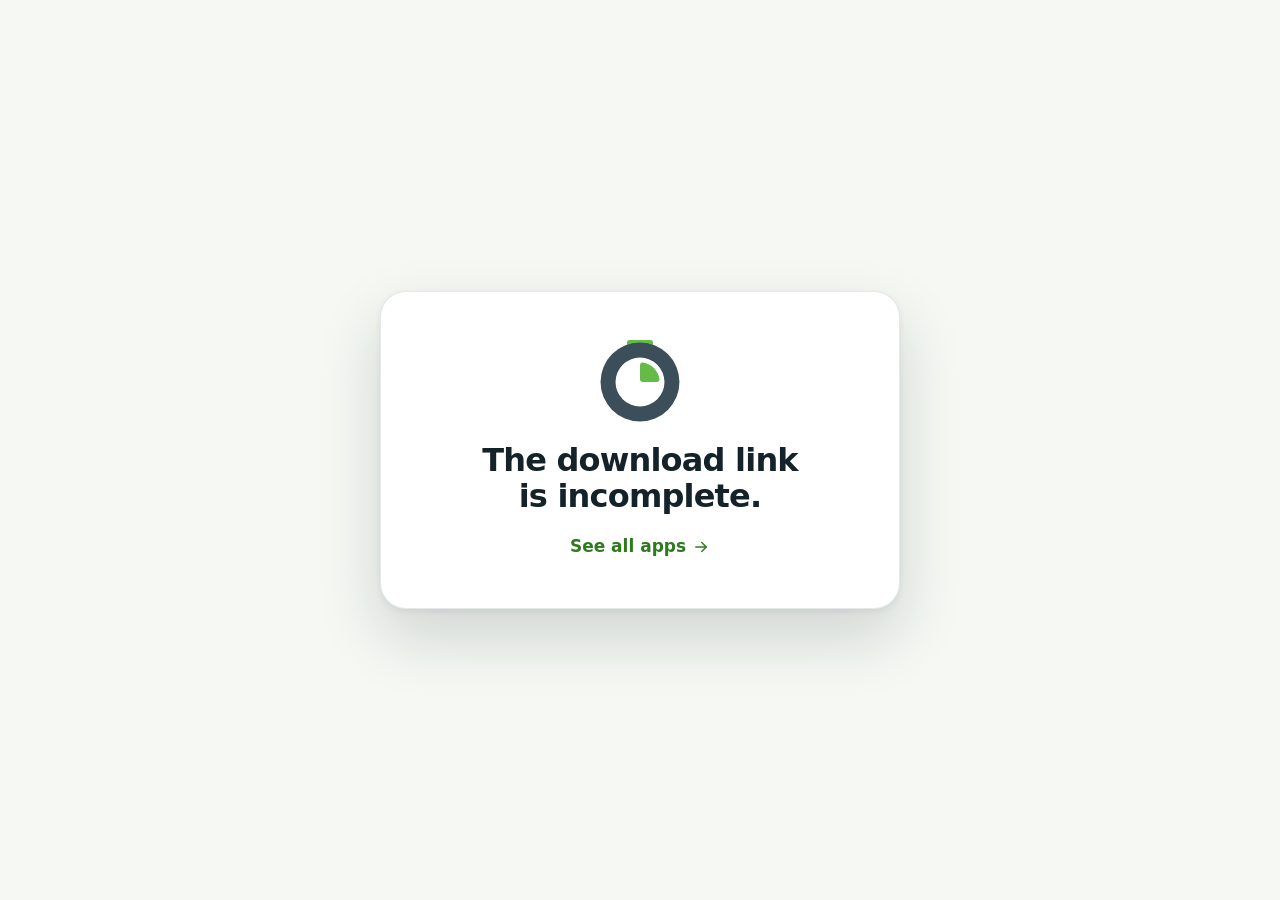
<file: docs/download/index.html>
<!doctype html>
<html lang="pt-BR">
<head>
  <meta charset="utf-8">
  <meta name="viewport" content="width=device-width, initial-scale=1">
  <meta http-equiv="Content-Security-Policy" content="default-src 'self'; img-src 'self' data:; style-src 'self'; script-src 'self'; connect-src 'self'; font-src 'self'; object-src 'none'; base-uri 'none'; form-action 'none'">
  <meta name="referrer" content="strict-origin-when-cross-origin">
  <!-- Um endereço de passagem: não é página para aparecer em busca. -->
  <meta name="robots" content="noindex">

  <title data-i18n="redirectTitle">Download — clockin.it</title>
  <meta name="color-scheme" content="light dark">

  <link rel="icon" type="image/svg+xml" href="../assets/img/favicon.svg">
  <link rel="stylesheet" href="../assets/css/site.css">

  <script src="../assets/js/boot.js"></script>
  <script type="module" src="../assets/js/download.js"></script>
</head>
<body class="notice-page">
  <svg class="sprite" aria-hidden="true" focusable="false" width="0" height="0">
    <!-- A marca, com o traçado do logo_color.svg do flavor clockinit. -->
    <symbol id="mark" viewBox="0 0 95.25 95.25">
      <rect class="mark-accent" x="32.756" y="0" width="29.738" height="17.955" rx="3.292"/>
      <path class="mark-ring" fill-rule="evenodd" d="M47.625 2.881a44.744 44.744 0 1 0 0 89.488 44.744 44.744 0 0 0 0-89.488zm0 16.978a27.766 27.766 0 1 1 0 55.532 27.766 27.766 0 0 1 0-55.532z"/>
      <path class="mark-accent" d="M50.906 25.519c9.715 1.429 17.396 9.11 18.825 18.825.265 1.797-1.235 3.281-3.053 3.281H50.917a3.292 3.292 0 0 1-3.292-3.292V28.572c0-1.818 1.483-3.318 3.281-3.053z"/>
    </symbol>
    <symbol id="icon-download" viewBox="0 0 24 24" fill="none" stroke="currentColor" stroke-width="1.9" stroke-linecap="round" stroke-linejoin="round">
      <path d="M12 3.75v11"/>
      <path d="M7.5 10.5l4.5 4.5 4.5-4.5"/>
      <path d="M4.75 19.75h14.5"/>
    </symbol>
    <symbol id="icon-arrow" viewBox="0 0 24 24" fill="none" stroke="currentColor" stroke-width="1.9" stroke-linecap="round" stroke-linejoin="round">
      <path d="M5 12h14"/>
      <path d="M13 6l6 6-6 6"/>
    </symbol>
  </svg>

  <main class="notice">
    <svg class="notice__mark notice__mark--working" data-notice-mark aria-hidden="true"><use href="#mark"/></svg>
    <h1 data-notice-title data-i18n="redirectStarting">Seu download vai começar…</h1>
    <p data-notice-text data-i18n="redirectManual">Se não começar, use o link direto.</p>
    <a class="button button--primary" data-notice-link hidden>
      <svg class="button__icon" aria-hidden="true"><use href="#icon-download"/></svg>
      <span data-notice-link-label></span>
    </a>
    <a class="text-link" href="../">
      <span data-i18n="redirectHome">Ver todos os apps</span>
      <svg aria-hidden="true"><use href="#icon-arrow"/></svg>
    </a>
    <noscript>
      <p>Este endereço precisa de JavaScript. As versões estão em <a class="text-link" href="https://github.com/clockin-it/app-distribution/releases">github.com/clockin-it/app-distribution/releases</a>.</p>
    </noscript>
  </main>
</body>
</html>
</file>
<file: docs/assets/css/site.css>
/*
 * site.css — o estilo da página de distribuição do clockin.it.
 *
 * Cor, sombra e medida têm nome: tudo sai das variáveis do bloco `:root`, e o
 * tema escuro só troca o valor delas. Nenhuma regra abaixo escreve cor na mão.
 *
 * O tema segue o sistema (`prefers-color-scheme`) até a pessoa escolher um no
 * cabeçalho — aí o boot.js grava `data-theme` no <html>, e ele vence. Por isso
 * o bloco do escuro aparece duas vezes: uma para o sistema, outra para a
 * escolha. Mudou uma variável num, mude no outro.
 *
 * Quem mexe em `transform` aqui é o parallax (pelo JavaScript). As animações
 * do CSS usam `translate`, `rotate` e `scale`, que são propriedades à parte —
 * assim as duas coisas convivem no mesmo elemento.
 */

/* ========================================================================== */
/* Variáveis                                                                  */
/* ========================================================================== */

:root {
  color-scheme: light;

  /* A marca — a primária e o cinza-azulado do logo. */
  --brand: #64bb46;
  --brand-deep: #4e9a36;
  --brand-darker: #316d23;
  --slate: #3b4e59;

  /* Tema claro. */
  --background: #f5f8f3;
  --background-tint: #ebf2e7;
  --surface: #ffffff;
  --surface-glass: rgba(255, 255, 255, 0.74);
  --surface-muted: #f0f5ed;
  --text: #14222a;
  --text-muted: #4c5f6a;
  --accent-text: #2f7a1e;
  --accent-gradient: linear-gradient(100deg, #2f7a1e 0%, #64bb46 45%, #2f7a1e 90%);
  --on-brand: #0c2406;
  --border: rgba(20, 34, 42, 0.1);
  --border-strong: rgba(20, 34, 42, 0.2);
  --brand-soft: rgba(100, 187, 70, 0.16);
  --brand-glow: rgba(100, 187, 70, 0.4);
  --shadow-soft: 0 1px 2px rgba(20, 34, 42, 0.05), 0 10px 28px rgba(20, 34, 42, 0.08);
  --shadow-lift: 0 2px 6px rgba(20, 34, 42, 0.07), 0 28px 64px rgba(20, 34, 42, 0.16);
  --header-background: rgba(245, 248, 243, 0.78);
  --aurora-one: rgba(100, 187, 70, 0.5);
  --aurora-two: rgba(59, 78, 89, 0.28);
  --aurora-three: rgba(154, 222, 120, 0.5);
  --grid-line: rgba(20, 34, 42, 0.07);
  --orbit-line: rgba(59, 78, 89, 0.2);
  --mark-ring: #3b4e59;
  --mark-accent: #64bb46;
  --floating-mark-opacity: 0.16;
  --tile: #ffffff;
  --device-frame: #121c21;
  --mock-background: #f6f7ef;
  --mock-text: #14222a;
  --mock-muted: #5d6f79;
  --mock-chip: rgba(100, 187, 70, 0.2);
  --mock-time: #4e9a36;

  /* Medidas. */
  --container: 1180px;
  --gutter: clamp(20px, 4vw, 40px);
  --header-height: 68px;
  --section-space: clamp(80px, 11vw, 136px);
  --radius-small: 12px;
  --radius-medium: 18px;
  --radius-large: 26px;
  --radius-pill: 999px;

  /* Letra. Sem fonte baixada: a do sistema de quem visita. */
  --font-sans: ui-sans-serif, system-ui, -apple-system, "Segoe UI", Roboto,
    "Helvetica Neue", Arial, "Noto Sans", sans-serif;
  --font-mono: ui-monospace, "SF Mono", "JetBrains Mono", "Roboto Mono", Menlo,
    Consolas, monospace;

  /* Movimento. */
  --ease-out: cubic-bezier(0.22, 1, 0.36, 1);
  --ease-in-out: cubic-bezier(0.65, 0, 0.35, 1);
  --reveal-duration: 0.8s;
  --reveal-step: 90ms;
}

@media (prefers-color-scheme: dark) {
  :root:not([data-theme="light"]) {
    color-scheme: dark;
    --background: #0a1114;
    --background-tint: #0e181c;
    --surface: #131f25;
    --surface-glass: rgba(21, 34, 41, 0.72);
    --surface-muted: #17262d;
    --text: #eaf1f3;
    --text-muted: #9fb3bd;
    --accent-text: #8bd871;
    --accent-gradient: linear-gradient(100deg, #64bb46 0%, #b4ec9f 45%, #64bb46 90%);
    --border: rgba(255, 255, 255, 0.09);
    --border-strong: rgba(255, 255, 255, 0.2);
    --brand-soft: rgba(100, 187, 70, 0.18);
    --brand-glow: rgba(100, 187, 70, 0.34);
    --shadow-soft: 0 1px 2px rgba(0, 0, 0, 0.3), 0 10px 28px rgba(0, 0, 0, 0.34);
    --shadow-lift: 0 2px 6px rgba(0, 0, 0, 0.34), 0 28px 64px rgba(0, 0, 0, 0.5);
    --header-background: rgba(10, 17, 20, 0.74);
    --aurora-one: rgba(100, 187, 70, 0.3);
    --aurora-two: rgba(59, 78, 89, 0.55);
    --aurora-three: rgba(49, 109, 35, 0.5);
    --grid-line: rgba(255, 255, 255, 0.05);
    --orbit-line: rgba(255, 255, 255, 0.12);
    --mark-ring: #dfe8ec;
    --floating-mark-opacity: 0.1;
    --tile: #f3f7f1;
    --device-frame: #020405;
    --mock-background: #0f1a1f;
    --mock-text: #eaf1f3;
    --mock-muted: #9fb3bd;
    --mock-chip: rgba(100, 187, 70, 0.22);
    --mock-time: #7fd161;
  }
}

:root[data-theme="dark"] {
  color-scheme: dark;
  --background: #0a1114;
  --background-tint: #0e181c;
  --surface: #131f25;
  --surface-glass: rgba(21, 34, 41, 0.72);
  --surface-muted: #17262d;
  --text: #eaf1f3;
  --text-muted: #9fb3bd;
  --accent-text: #8bd871;
  --accent-gradient: linear-gradient(100deg, #64bb46 0%, #b4ec9f 45%, #64bb46 90%);
  --border: rgba(255, 255, 255, 0.09);
  --border-strong: rgba(255, 255, 255, 0.2);
  --brand-soft: rgba(100, 187, 70, 0.18);
  --brand-glow: rgba(100, 187, 70, 0.34);
  --shadow-soft: 0 1px 2px rgba(0, 0, 0, 0.3), 0 10px 28px rgba(0, 0, 0, 0.34);
  --shadow-lift: 0 2px 6px rgba(0, 0, 0, 0.34), 0 28px 64px rgba(0, 0, 0, 0.5);
  --header-background: rgba(10, 17, 20, 0.74);
  --aurora-one: rgba(100, 187, 70, 0.3);
  --aurora-two: rgba(59, 78, 89, 0.55);
  --aurora-three: rgba(49, 109, 35, 0.5);
  --grid-line: rgba(255, 255, 255, 0.05);
  --orbit-line: rgba(255, 255, 255, 0.12);
  --mark-ring: #dfe8ec;
  --floating-mark-opacity: 0.1;
  --tile: #f3f7f1;
  --device-frame: #020405;
  --mock-background: #0f1a1f;
  --mock-text: #eaf1f3;
  --mock-muted: #9fb3bd;
  --mock-chip: rgba(100, 187, 70, 0.22);
  --mock-time: #7fd161;
}

/* ========================================================================== */
/* Base                                                                       */
/* ========================================================================== */

*,
*::before,
*::after {
  box-sizing: border-box;
}

html {
  scroll-behavior: smooth;
  scroll-padding-top: calc(var(--header-height) + 16px);
  -webkit-text-size-adjust: 100%;
  text-size-adjust: 100%;
}

body {
  margin: 0;
  background: var(--background);
  color: var(--text);
  font-family: var(--font-sans);
  font-size: 1.0625rem;
  line-height: 1.6;
  -webkit-font-smoothing: antialiased;
  overflow-x: clip;
}

/*
 * Em outro idioma que não o do HTML, a página espera as traduções escondida.
 * A animação a mostra de qualquer jeito depois de um tempo: se o arquivo de
 * idioma não vier, fica o português.
 */
.is-translating body {
  visibility: hidden;
  animation: show-anyway 0s linear 1.5s forwards;
}

@keyframes show-anyway {
  to {
    visibility: visible;
  }
}

h1,
h2,
h3,
p,
ul,
ol {
  margin: 0;
}

ul,
ol {
  padding: 0;
  list-style: none;
}

img,
svg {
  display: block;
  max-width: 100%;
}

a {
  color: inherit;
  text-decoration: none;
}

button {
  font: inherit;
  color: inherit;
}

:focus-visible {
  outline: 3px solid var(--brand);
  outline-offset: 3px;
  border-radius: 6px;
}

::selection {
  background: var(--brand);
  color: var(--on-brand);
}

.sprite {
  position: absolute;
  overflow: hidden;
}

.mark-ring {
  fill: var(--mark-ring);
}

.mark-accent {
  fill: var(--mark-accent);
}

.container {
  width: min(100% - 2 * var(--gutter), var(--container));
  margin-inline: auto;
}

/* Um de cada vez: o logo e o que mais tiver versão por tema. */
.only-dark {
  display: none;
}

@media (prefers-color-scheme: dark) {
  :root:not([data-theme="light"]) .only-light {
    display: none;
  }

  :root:not([data-theme="light"]) .only-dark {
    display: block;
  }
}

:root[data-theme="dark"] .only-light {
  display: none;
}

:root[data-theme="dark"] .only-dark {
  display: block;
}

.skip-link {
  position: fixed;
  top: 12px;
  left: 12px;
  z-index: 100;
  padding: 10px 16px;
  border-radius: var(--radius-small);
  background: var(--brand);
  color: var(--on-brand);
  font-weight: 700;
  translate: 0 -200%;
  transition: translate 0.2s var(--ease-out);
}

.skip-link:focus {
  translate: 0 0;
}

/* ========================================================================== */
/* Entrada em cena                                                            */
/* ========================================================================== */

/*
 * Só com JavaScript (`.js`, posto pelo boot.js): sem ele ninguém tiraria o
 * estado escondido, e a página ficaria em branco.
 */
.js .reveal {
  opacity: 0;
  translate: 0 28px;
  transition:
    opacity var(--reveal-duration) var(--ease-out) calc(var(--reveal-order, 0) * var(--reveal-step)),
    translate var(--reveal-duration) var(--ease-out) calc(var(--reveal-order, 0) * var(--reveal-step));
}

.js .reveal.is-visible {
  opacity: 1;
  translate: 0 0;
}

/* ========================================================================== */
/* Peças                                                                      */
/* ========================================================================== */

.eyebrow {
  display: inline-flex;
  align-items: center;
  gap: 10px;
  color: var(--accent-text);
  font-size: 0.8125rem;
  font-weight: 700;
  letter-spacing: 0.14em;
  text-transform: uppercase;
}

.eyebrow::before {
  content: "";
  width: 22px;
  height: 2px;
  border-radius: 2px;
  background: var(--brand);
}

.accent-text {
  background: var(--accent-gradient);
  background-size: 220% 100%;
  -webkit-background-clip: text;
  background-clip: text;
  color: transparent;
  animation: accent-shimmer 7s var(--ease-in-out) infinite alternate;
}

@keyframes accent-shimmer {
  from {
    background-position: 0% 50%;
  }

  to {
    background-position: 100% 50%;
  }
}

.button {
  position: relative;
  display: inline-flex;
  align-items: center;
  justify-content: center;
  gap: 10px;
  min-height: 52px;
  padding: 0 26px;
  border: 1px solid transparent;
  border-radius: var(--radius-pill);
  font-weight: 700;
  line-height: 1.2;
  overflow: hidden;
  transition:
    translate 0.25s var(--ease-out),
    box-shadow 0.25s var(--ease-out),
    background-color 0.25s ease,
    border-color 0.25s ease;
}

.button__icon {
  width: 20px;
  height: 20px;
  flex: none;
}

.button--primary {
  background: var(--brand);
  color: var(--on-brand);
  box-shadow: 0 10px 28px var(--brand-glow);
}

/* O brilho que atravessa o botão quando o ponteiro chega. */
.button--primary::after {
  content: "";
  position: absolute;
  inset: 0;
  background: linear-gradient(110deg, transparent 30%, rgba(255, 255, 255, 0.5) 50%, transparent 70%);
  translate: -120% 0;
  transition: translate 0.7s var(--ease-out);
}

.button--primary:hover {
  translate: 0 -2px;
  box-shadow: 0 16px 36px var(--brand-glow);
}

.button--primary:hover::after {
  translate: 120% 0;
}

.button--ghost {
  border-color: var(--border-strong);
  background: var(--surface-glass);
  -webkit-backdrop-filter: blur(12px);
  backdrop-filter: blur(12px);
}

.button--ghost:hover {
  translate: 0 -2px;
  border-color: var(--brand);
}

.button--ghost .button__icon {
  transition: translate 0.25s var(--ease-out);
}

.button--ghost:hover .button__icon {
  translate: 4px 0;
}

.text-link {
  display: inline-flex;
  align-items: center;
  gap: 6px;
  color: var(--accent-text);
  font-weight: 700;
}

.text-link svg {
  width: 18px;
  height: 18px;
  transition: translate 0.25s var(--ease-out);
}

.text-link:hover svg {
  translate: 4px 0;
}

.tag {
  display: inline-flex;
  align-items: center;
  padding: 5px 12px;
  border-radius: var(--radius-pill);
  background: var(--brand-soft);
  color: var(--accent-text);
  font-size: 0.8125rem;
  font-weight: 700;
}

/* O ícone do app sobre um ladrilho claro — nos dois temas, como na tela do aparelho. */
.app-icon {
  display: grid;
  place-items: center;
  width: 84px;
  height: 84px;
  flex: none;
  border-radius: 22px;
  background: var(--tile);
  box-shadow: var(--shadow-soft);
}

.app-icon img {
  width: 84%;
  height: 84%;
}

.app-icon--small {
  width: 60px;
  height: 60px;
  border-radius: 16px;
}

.check-list {
  display: grid;
  gap: 10px;
}

.check-list li {
  display: grid;
  grid-template-columns: 20px 1fr;
  gap: 10px;
  align-items: start;
  color: var(--text-muted);
  font-size: 0.9688rem;
  line-height: 1.45;
}

.check-list svg {
  width: 20px;
  height: 20px;
  margin-top: 1px;
  color: var(--brand-deep);
}

/* ========================================================================== */
/* Cabeçalho                                                                  */
/* ========================================================================== */

.scroll-progress {
  position: fixed;
  inset: 0 0 auto;
  z-index: 60;
  height: 3px;
  background: linear-gradient(90deg, var(--brand-deep), var(--brand));
  transform: scaleX(var(--scroll-progress, 0));
  transform-origin: left;
}

.site-header {
  position: fixed;
  inset: 0 0 auto;
  z-index: 50;
  border-bottom: 1px solid transparent;
  transition:
    background-color 0.3s ease,
    border-color 0.3s ease,
    box-shadow 0.3s ease;
}

.site-header.is-scrolled {
  border-bottom-color: var(--border);
  background: var(--header-background);
  box-shadow: var(--shadow-soft);
  -webkit-backdrop-filter: saturate(160%) blur(16px);
  backdrop-filter: saturate(160%) blur(16px);
}

.site-header__inner {
  display: flex;
  align-items: center;
  gap: 24px;
  height: var(--header-height);
}

.brand {
  display: inline-flex;
  align-items: center;
  flex: none;
}

.brand__logo {
  width: 150px;
  height: auto;
}

.site-nav {
  display: flex;
  gap: 4px;
  margin-inline: auto;
}

.site-nav a {
  position: relative;
  padding: 8px 14px;
  border-radius: var(--radius-pill);
  color: var(--text-muted);
  font-size: 0.9375rem;
  font-weight: 600;
  transition:
    color 0.2s ease,
    background-color 0.2s ease;
}

.site-nav a:hover,
.site-nav a.is-current {
  color: var(--text);
  background: var(--brand-soft);
}

.site-tools {
  display: flex;
  align-items: center;
  gap: 10px;
  margin-left: auto;
}

.site-nav + .site-tools {
  margin-left: 0;
}

.language-switch {
  display: inline-flex;
  padding: 3px;
  border: 1px solid var(--border);
  border-radius: var(--radius-pill);
  background: var(--surface-glass);
}

.language-switch button {
  min-width: 38px;
  padding: 5px 8px;
  border: 0;
  border-radius: var(--radius-pill);
  background: transparent;
  color: var(--text-muted);
  font-size: 0.75rem;
  font-weight: 700;
  letter-spacing: 0.04em;
  cursor: pointer;
  transition:
    background-color 0.2s ease,
    color 0.2s ease;
}

.language-switch button:hover {
  color: var(--text);
}

.language-switch button[aria-pressed="true"] {
  background: var(--brand);
  color: var(--on-brand);
}

.theme-switch {
  display: grid;
  place-items: center;
  width: 40px;
  height: 40px;
  border: 1px solid var(--border);
  border-radius: 50%;
  background: var(--surface-glass);
  cursor: pointer;
  transition:
    border-color 0.2s ease,
    rotate 0.5s var(--ease-out);
}

.theme-switch:hover {
  border-color: var(--brand);
  rotate: 20deg;
}

.theme-switch__icon {
  grid-area: 1 / 1;
  width: 20px;
  height: 20px;
  opacity: 0;
  scale: 0.6;
  transition:
    opacity 0.25s ease,
    scale 0.35s var(--ease-out);
}

/* Sem escolha é o automático; com `data-theme`, o ícone do tema escolhido. */
:root:not([data-theme]) .theme-switch__icon--auto,
:root[data-theme="light"] .theme-switch__icon--light,
:root[data-theme="dark"] .theme-switch__icon--dark {
  opacity: 1;
  scale: 1;
}

/* ========================================================================== */
/* Abertura                                                                   */
/* ========================================================================== */

.hero {
  position: relative;
  display: grid;
  align-items: center;
  min-height: 100vh;
  min-height: 100svh;
  padding-block: calc(var(--header-height) + 40px) 72px;
  overflow: hidden;
  overflow: clip;
}

.hero__backdrop {
  position: absolute;
  inset: 0;
  pointer-events: none;
}

/* As manchas de luz. O parallax move a caixa; a mancha em si respira dentro dela. */
.aurora {
  position: absolute;
  will-change: transform;
}

.aurora::before {
  content: "";
  position: absolute;
  inset: 0;
  border-radius: 50%;
  filter: blur(70px);
  animation: aurora-drift 18s var(--ease-in-out) infinite alternate;
}

.aurora--one {
  top: -14%;
  left: -10%;
  width: 56vw;
  height: 56vw;
  max-width: 760px;
  max-height: 760px;
}

.aurora--one::before {
  background: radial-gradient(circle, var(--aurora-one), transparent 68%);
}

.aurora--two {
  top: 6%;
  right: -16%;
  width: 60vw;
  height: 60vw;
  max-width: 820px;
  max-height: 820px;
}

.aurora--two::before {
  background: radial-gradient(circle, var(--aurora-two), transparent 66%);
  animation-duration: 24s;
  animation-direction: alternate-reverse;
}

.aurora--three {
  bottom: -30%;
  left: 30%;
  width: 46vw;
  height: 46vw;
  max-width: 640px;
  max-height: 640px;
}

.aurora--three::before {
  background: radial-gradient(circle, var(--aurora-three), transparent 70%);
  animation-duration: 21s;
}

@keyframes aurora-drift {
  from {
    translate: -4% -3%;
    scale: 1;
  }

  to {
    translate: 5% 4%;
    scale: 1.14;
  }
}

.grid-pattern {
  position: absolute;
  inset: -20% 0;
  background-image:
    linear-gradient(var(--grid-line) 1px, transparent 1px),
    linear-gradient(90deg, var(--grid-line) 1px, transparent 1px);
  background-size: 56px 56px;
  -webkit-mask-image: radial-gradient(ellipse 70% 60% at 50% 40%, #000 20%, transparent 75%);
  mask-image: radial-gradient(ellipse 70% 60% at 50% 40%, #000 20%, transparent 75%);
}

/* As órbitas: os aros do cronômetro, girando devagar. */
.orbit {
  position: absolute;
  will-change: transform;
}

.orbit::before {
  content: "";
  position: absolute;
  inset: 0;
  border: 1.5px dashed var(--orbit-line);
  border-radius: 50%;
  animation: spin 80s linear infinite;
}

.orbit::after {
  content: "";
  position: absolute;
  top: 50%;
  left: -6px;
  width: 12px;
  height: 12px;
  margin-top: -6px;
  border-radius: 50%;
  background: var(--brand);
  box-shadow: 0 0 0 6px var(--brand-soft);
  transform-origin: calc(50% + var(--orbit-radius)) 50%;
  animation: spin 80s linear infinite;
}

.orbit--large {
  --orbit-radius: min(39vw, 430px);
  top: 50%;
  right: -8%;
  width: calc(2 * var(--orbit-radius));
  height: calc(2 * var(--orbit-radius));
  margin-top: calc(-1 * var(--orbit-radius));
}

.orbit--small {
  --orbit-radius: min(24vw, 270px);
  top: 50%;
  right: 6%;
  width: calc(2 * var(--orbit-radius));
  height: calc(2 * var(--orbit-radius));
  margin-top: calc(-1 * var(--orbit-radius));
}

.orbit--small::before,
.orbit--small::after {
  animation-duration: 56s;
  animation-direction: reverse;
}

@keyframes spin {
  to {
    rotate: 360deg;
  }
}

.floating-mark {
  position: absolute;
  opacity: var(--floating-mark-opacity);
  will-change: transform;
}

.floating-mark--one {
  top: 10%;
  left: 1.5%;
  width: 84px;
  height: 84px;
  rotate: -14deg;
}

.floating-mark--two {
  bottom: 9%;
  left: 40%;
  width: 60px;
  height: 60px;
  rotate: 18deg;
}

.hero__inner {
  position: relative;
  display: grid;
  grid-template-columns: minmax(0, 1.05fr) minmax(0, 0.95fr);
  gap: clamp(32px, 5vw, 72px);
  align-items: center;
}

.hero__copy {
  display: grid;
  gap: 24px;
  justify-items: start;
}

.hero__title {
  font-size: clamp(2.5rem, 5.6vw, 4.5rem);
  font-weight: 800;
  line-height: 1.04;
  letter-spacing: -0.035em;
  text-wrap: balance;
}

.hero__lead {
  max-width: 34em;
  color: var(--text-muted);
  font-size: clamp(1.0625rem, 1.5vw, 1.25rem);
  text-wrap: pretty;
}

.hero__actions {
  display: flex;
  flex-wrap: wrap;
  gap: 14px;
  margin-top: 4px;
}

.hero__note {
  color: var(--text-muted);
  font-size: 0.875rem;
}

.hero .reveal:nth-child(2) {
  --reveal-order: 1;
}

.hero .reveal:nth-child(3) {
  --reveal-order: 2;
}

.hero .reveal:nth-child(4) {
  --reveal-order: 3;
}

.hero .reveal:nth-child(5) {
  --reveal-order: 4;
}

/* --- O palco: o aparelho e os cartões que flutuam em volta ---------------- */

.hero__stage {
  position: relative;
  height: 640px;
  perspective: 1400px;
}

.stage-glow {
  position: absolute;
  top: 12%;
  left: 50%;
  width: 420px;
  height: 420px;
  margin-left: -210px;
  border-radius: 50%;
  background: radial-gradient(circle, var(--brand-glow), transparent 68%);
  filter: blur(36px);
}

.device-wrap {
  position: absolute;
  top: 50%;
  left: 50%;
  width: 292px;
  height: 596px;
  margin: -298px 0 0 -146px;
  will-change: transform;
}

.device {
  width: 100%;
  height: 100%;
  padding: 10px;
  border-radius: 48px;
  background: var(--device-frame);
  box-shadow:
    inset 0 0 0 1.5px rgba(255, 255, 255, 0.14),
    var(--shadow-lift);
  rotate: 4deg;
  animation: device-float 9s var(--ease-in-out) infinite alternate;
}

@keyframes device-float {
  from {
    translate: 0 -8px;
    rotate: 4deg;
  }

  to {
    translate: 0 10px;
    rotate: 2.5deg;
  }
}

.device__screen {
  display: grid;
  grid-template-rows: auto 1fr auto;
  height: 100%;
  border-radius: 38px;
  background: var(--mock-background);
  color: var(--mock-text);
  overflow: hidden;
}

.mock-header {
  display: flex;
  align-items: center;
  justify-content: space-between;
  padding: 34px 18px 16px;
  background: linear-gradient(115deg, #17310f 0%, #316d23 55%, #4e9a36 100%);
}

/* O logo verde vira branco: o cabeçalho do app é verde. */
.mock-header__logo {
  width: 104px;
  height: auto;
  filter: brightness(0) invert(1);
}

.mock-avatar {
  display: grid;
  place-items: center;
  width: 38px;
  height: 38px;
  border: 2px solid rgba(255, 255, 255, 0.8);
  border-radius: 50%;
  background: rgba(255, 255, 255, 0.18);
  color: #ffffff;
}

.mock-avatar svg {
  width: 22px;
  height: 22px;
}

.mock-body {
  display: grid;
  align-content: start;
  justify-items: center;
  gap: 2px;
  padding: 20px 16px 12px;
  text-align: center;
}

.mock-weekday {
  font-size: 1rem;
  font-weight: 700;
  text-transform: capitalize;
}

.mock-date {
  font-size: 1.375rem;
  font-weight: 800;
  line-height: 1.2;
  letter-spacing: -0.02em;
}

.mock-time {
  margin-top: 2px;
  color: var(--mock-time);
  font-family: var(--font-mono);
  font-size: 1.75rem;
  font-weight: 700;
  font-variant-numeric: tabular-nums;
  letter-spacing: 0.02em;
}

.mock-punch {
  position: relative;
  display: grid;
  place-items: center;
  width: 124px;
  height: 124px;
  margin-block: 10px 6px;
}

.mock-punch__button {
  position: relative;
  display: grid;
  place-items: center;
  width: 88px;
  height: 88px;
  border-radius: 50%;
  background: var(--brand);
  color: #ffffff;
  box-shadow: 0 10px 24px var(--brand-glow);
}

.mock-punch__button svg {
  width: 44px;
  height: 44px;
}

.mock-punch__pulse {
  position: absolute;
  width: 88px;
  height: 88px;
  border-radius: 50%;
  background: var(--brand);
  opacity: 0;
  animation: pulse 2.8s var(--ease-out) infinite;
}

.mock-punch__pulse--late {
  animation-delay: 1.4s;
}

@keyframes pulse {
  from {
    opacity: 0.4;
    scale: 1;
  }

  to {
    opacity: 0;
    scale: 1.7;
  }
}

.mock-label {
  justify-self: start;
  margin-top: 4px;
  color: var(--mock-muted);
  font-size: 0.75rem;
  font-weight: 700;
}

.mock-entries {
  display: grid;
  grid-template-columns: repeat(4, 1fr);
  gap: 6px;
  width: 100%;
  margin-top: 6px;
}

.mock-entry {
  padding: 9px 0;
  border-radius: 10px;
  background: var(--mock-chip);
  font-size: 0.75rem;
  font-weight: 700;
  font-variant-numeric: tabular-nums;
}

.mock-entry--next {
  background: transparent;
  box-shadow: inset 0 0 0 1.5px var(--mock-chip);
  color: var(--mock-muted);
}

.mock-nav {
  display: flex;
  justify-content: space-around;
  padding: 12px 12px 20px;
  border-top: 1px solid var(--border);
  color: var(--mock-muted);
}

.mock-nav svg {
  width: 22px;
  height: 22px;
}

.mock-nav .is-active {
  color: var(--brand-deep);
}

.float-card {
  position: absolute;
  will-change: transform;
}

.float-card__body {
  display: flex;
  align-items: center;
  gap: 12px;
  padding: 12px 16px 12px 12px;
  border: 1px solid var(--border);
  border-radius: var(--radius-medium);
  background: var(--surface-glass);
  box-shadow: var(--shadow-lift);
  -webkit-backdrop-filter: saturate(170%) blur(18px);
  backdrop-filter: saturate(170%) blur(18px);
  animation: card-float 7s var(--ease-in-out) infinite alternate;
}

@keyframes card-float {
  from {
    translate: 0 -7px;
  }

  to {
    translate: 0 8px;
  }
}

/*
 * Cada cartão encosta numa borda do aparelho, sobre o que é enfeite (o avatar,
 * a barra de baixo) — o relógio e o botão de ponto ficam à vista.
 */
.float-card--face {
  top: 5%;
  right: -8%;
}

.float-card--location {
  top: 46%;
  left: -14%;
}

.float-card--location .float-card__body {
  animation-duration: 8.5s;
  animation-direction: alternate-reverse;
}

.float-card--punch {
  right: -6%;
  bottom: 6%;
}

.float-card--punch .float-card__body {
  animation-duration: 6s;
  animation-delay: -2s;
}

.float-card__icon {
  position: relative;
  display: grid;
  place-items: center;
  width: 42px;
  height: 42px;
  flex: none;
  border-radius: 13px;
  background: var(--brand-soft);
  color: var(--accent-text);
  overflow: hidden;
}

.float-card__icon svg {
  width: 24px;
  height: 24px;
}

.float-card__icon--solid {
  background: var(--brand);
  color: var(--on-brand);
}

/* A linha que varre o rosto, como na leitura do reconhecimento facial. */
.scan-line {
  position: absolute;
  inset: 0 0 auto;
  height: 40%;
  background: linear-gradient(180deg, transparent, var(--brand-glow));
  border-bottom: 2px solid var(--brand);
  translate: 0 -100%;
  animation: scan 2.6s var(--ease-in-out) infinite;
}

@keyframes scan {
  0% {
    translate: 0 -100%;
  }

  60%,
  100% {
    translate: 0 260%;
  }
}

.float-card__text {
  display: grid;
  gap: 1px;
  font-size: 0.8125rem;
  line-height: 1.3;
  color: var(--text-muted);
  white-space: nowrap;
}

.float-card__text strong {
  color: var(--text);
  font-size: 0.875rem;
}

.float-card__time {
  font-family: var(--font-mono);
  font-weight: 700;
  font-variant-numeric: tabular-nums;
}

.float-card__badge {
  display: grid;
  place-items: center;
  width: 24px;
  height: 24px;
  margin-left: 2px;
  border-radius: 50%;
  background: var(--brand);
  color: var(--on-brand);
}

.float-card__badge svg {
  width: 15px;
  height: 15px;
}

.scroll-cue {
  position: absolute;
  bottom: 22px;
  left: 50%;
  display: grid;
  justify-items: center;
  width: 26px;
  height: 42px;
  margin-left: -13px;
  padding-top: 8px;
  border: 1.5px solid var(--border-strong);
  border-radius: var(--radius-pill);
}

.scroll-cue span {
  width: 4px;
  height: 8px;
  border-radius: 4px;
  background: var(--brand);
  animation: scroll-cue 1.9s var(--ease-in-out) infinite;
}

@keyframes scroll-cue {
  0% {
    opacity: 0;
    translate: 0 -2px;
  }

  35% {
    opacity: 1;
  }

  100% {
    opacity: 0;
    translate: 0 14px;
  }
}

/* ========================================================================== */
/* Seções                                                                     */
/* ========================================================================== */

.section {
  position: relative;
  padding-block: var(--section-space);
}

.section--tinted {
  background: var(--background-tint);
}

.section__header {
  display: grid;
  gap: 16px;
  justify-items: center;
  max-width: 760px;
  margin: 0 auto clamp(40px, 6vw, 72px);
  text-align: center;
}

.section__title {
  font-size: clamp(1.875rem, 4vw, 3rem);
  font-weight: 800;
  line-height: 1.1;
  letter-spacing: -0.03em;
  text-wrap: balance;
}

.section__lead {
  color: var(--text-muted);
  font-size: clamp(1.0625rem, 1.4vw, 1.1875rem);
  text-wrap: pretty;
}

.section__header .reveal:nth-child(2) {
  --reveal-order: 1;
}

.section__header .reveal:nth-child(3) {
  --reveal-order: 2;
}

/* --- Os três apps: a vitrine ---------------------------------------------- */

/*
 * Cada app é uma cena: o texto de um lado, o aparelho do outro. Em tela larga
 * e com JavaScript o trilho é alto — uma tela por cena — e o miolo fica preso:
 * a rolagem troca de cena, e não de lugar. Sem script, ou em tela estreita, as
 * cenas são uma lista, uma embaixo da outra.
 */
.showcase {
  padding-bottom: clamp(40px, 6vw, 88px);
}

.showcase .section__header {
  margin-bottom: clamp(24px, 4vw, 48px);
}

.showcase__inner {
  position: relative;
  display: grid;
  gap: clamp(64px, 9vw, 112px);
}

.showcase__progress {
  display: none;
}

.scene {
  display: grid;
  grid-template-columns: minmax(0, 1fr) minmax(0, 1fr);
  gap: clamp(32px, 5vw, 80px);
  align-items: center;
}

.scene__copy {
  display: grid;
  gap: 14px;
  align-content: center;
  justify-items: start;
}

.scene__heading {
  display: flex;
  align-items: center;
  gap: 16px;
  margin-bottom: 8px;
}

.scene__name {
  font-size: clamp(1.75rem, 3.2vw, 2.5rem);
  font-weight: 800;
  letter-spacing: -0.03em;
  line-height: 1.1;
}

.scene__subtitle {
  margin-top: -6px;
  color: var(--accent-text);
  font-size: 1.125rem;
  font-weight: 700;
}

.scene__summary {
  max-width: 34em;
  color: var(--text-muted);
}

.scene .check-list {
  max-width: 34em;
  margin-block: 6px 10px;
  padding-top: 18px;
  border-top: 1px solid var(--border);
}

.scene__visual {
  position: relative;
  display: grid;
  place-items: center;
  min-height: 600px;
  perspective: 1400px;
}

.scene__halo {
  position: absolute;
  width: min(440px, 80%);
  aspect-ratio: 1;
  border-radius: 50%;
  background: radial-gradient(circle, var(--brand-glow), transparent 68%);
  filter: blur(40px);
}

/* O aparelho de cada cena: o celular em pé, e o tablet do kiosk deitado. */
.device--scene {
  position: relative;
  width: 280px;
  height: 572px;
  rotate: -3deg;
  animation-name: scene-float;
  animation-duration: 11s;
}

/* Só sobe e desce: o giro da cena é do `rotate` de cada aparelho. */
@keyframes scene-float {
  from {
    translate: 0 -6px;
  }

  to {
    translate: 0 8px;
  }
}

.device--tablet {
  width: min(560px, 100%);
  height: 410px;
  padding: 12px;
  border-radius: 36px;
  rotate: 2deg;
}

.device--tablet .device__screen {
  grid-template-rows: auto 1fr;
  border-radius: 26px;
}

.mock-header--compact {
  padding: 30px 18px 14px;
  color: #ffffff;
  font-size: 1rem;
}

.device--tablet .mock-header--compact {
  padding-top: 16px;
}

.mock-header__clock {
  font-family: var(--font-mono);
  font-weight: 700;
  font-variant-numeric: tabular-nums;
}

/* Os registros do mês: um dia por linha, com as batidas dele. */
.mock-sheet {
  display: grid;
  align-content: start;
  gap: 10px;
  padding: 16px 14px;
}

.mock-month {
  color: var(--mock-muted);
  font-size: 0.75rem;
  font-weight: 800;
  letter-spacing: 0.06em;
  text-transform: uppercase;
}

.mock-day {
  display: grid;
  grid-template-columns: 38px 1fr;
  gap: 8px;
  align-items: center;
  padding: 10px;
  border-radius: 14px;
  background: var(--mock-chip);
}

.mock-day__number {
  font-size: 1.25rem;
  font-weight: 800;
  text-align: center;
}

.mock-day__entries {
  display: grid;
  grid-template-columns: repeat(2, 1fr);
  gap: 5px;
}

.mock-day .mock-entry {
  display: flex;
  align-items: center;
  justify-content: center;
  gap: 4px;
  padding: 5px 0;
  background: var(--mock-background);
  font-size: 0.6875rem;
}

.mock-day .mock-entry svg {
  width: 12px;
  height: 12px;
  color: var(--mock-time);
}

/* A câmera do kiosk: alguém diante do aparelho, e o rosto reconhecido. */
.mock-camera {
  position: relative;
  display: grid;
  place-items: center;
  background: radial-gradient(circle at 50% 35%, #33474f 0%, #17242a 70%);
  overflow: hidden;
}

.mock-camera__person {
  position: absolute;
  bottom: -6%;
  width: 62%;
  height: 100%;
  fill: rgba(255, 255, 255, 0.16);
}

.mock-camera__frame,
.mock-scan__frame {
  position: relative;
  width: 168px;
  height: 168px;
  margin-bottom: 96px;
  /* Só os quatro cantos: a moldura da leitura do rosto. */
  background:
    linear-gradient(var(--brand), var(--brand)) top left / 36px 4px no-repeat,
    linear-gradient(var(--brand), var(--brand)) top left / 4px 36px no-repeat,
    linear-gradient(var(--brand), var(--brand)) top right / 36px 4px no-repeat,
    linear-gradient(var(--brand), var(--brand)) top right / 4px 36px no-repeat,
    linear-gradient(var(--brand), var(--brand)) bottom left / 36px 4px no-repeat,
    linear-gradient(var(--brand), var(--brand)) bottom left / 4px 36px no-repeat,
    linear-gradient(var(--brand), var(--brand)) bottom right / 36px 4px no-repeat,
    linear-gradient(var(--brand), var(--brand)) bottom right / 4px 36px no-repeat;
  overflow: hidden;
}

.mock-scan__line {
  position: absolute;
  inset: 0 0 auto;
  height: 38%;
  border-bottom: 2px solid var(--brand);
  background: linear-gradient(180deg, transparent, var(--brand-glow));
  translate: 0 -100%;
  animation: scan 2.4s var(--ease-in-out) infinite;
}

.mock-camera__card {
  position: absolute;
  right: 16px;
  bottom: 16px;
  left: 16px;
  display: flex;
  align-items: center;
  gap: 12px;
  padding: 12px 16px;
  border-radius: 18px;
  background: var(--brand);
  color: var(--on-brand);
  box-shadow: 0 12px 28px rgba(0, 0, 0, 0.3);
}

.mock-camera__avatar {
  display: grid;
  place-items: center;
  width: 44px;
  height: 44px;
  flex: none;
  border-radius: 50%;
  background: rgba(255, 255, 255, 0.85);
}

.mock-camera__avatar svg {
  width: 26px;
  height: 26px;
}

.mock-camera__text {
  display: grid;
  font-size: 0.8125rem;
  line-height: 1.3;
}

.mock-camera__text strong {
  font-size: 1rem;
}

.mock-camera__time {
  margin-left: auto;
  font-family: var(--font-mono);
  font-size: 1.25rem;
  font-weight: 700;
  font-variant-numeric: tabular-nums;
}

/* A lista de colaboradores do admin: quem tem face, quem bate no kiosk. */
.mock-people {
  display: grid;
  align-content: start;
  gap: 8px;
  padding: 14px;
}

.mock-search {
  display: flex;
  align-items: center;
  gap: 8px;
  padding: 9px 12px;
  border-radius: var(--radius-pill);
  background: var(--mock-chip);
  color: var(--mock-muted);
  font-size: 0.75rem;
}

.mock-search svg {
  width: 14px;
  height: 14px;
}

.mock-person {
  display: grid;
  grid-template-columns: 34px 1fr auto auto;
  gap: 8px;
  align-items: center;
  padding: 8px 10px;
  border: 1px solid var(--border);
  border-radius: 14px;
  font-size: 0.8125rem;
  font-weight: 700;
}

.mock-person__avatar {
  display: grid;
  place-items: center;
  width: 34px;
  height: 34px;
  border-radius: 50%;
  background: var(--mock-chip);
  color: var(--mock-time);
  font-size: 0.6875rem;
  font-weight: 800;
}

.mock-person__chip {
  display: grid;
  place-items: center;
  width: 26px;
  height: 26px;
  border-radius: 8px;
  color: var(--mock-muted);
  opacity: 0.45;
}

.mock-person__chip.is-on {
  background: var(--mock-chip);
  color: var(--mock-time);
  opacity: 1;
}

.mock-person__chip svg {
  width: 16px;
  height: 16px;
}

.mock-tabs {
  display: grid;
  grid-template-columns: 1fr 1fr;
  gap: 6px;
  padding: 10px 12px 18px;
  border-top: 1px solid var(--border);
  color: var(--mock-muted);
  font-size: 0.75rem;
  font-weight: 700;
  text-align: center;
}

.mock-tabs span {
  padding: 8px 0;
  border-radius: var(--radius-pill);
}

.mock-tabs .is-active {
  background: var(--brand);
  color: var(--on-brand);
}

@media (min-width: 961px) {
  .js .showcase__track {
    /* Uma tela de rolagem por cena. */
    height: 300vh;
  }

  .js .showcase__sticky {
    position: sticky;
    top: var(--header-height);
    display: grid;
    align-items: center;
    height: calc(100vh - var(--header-height));
    overflow: hidden;
    overflow: clip;
  }

  .js .showcase__inner {
    display: block;
    height: min(660px, 100%);
  }

  .js .scene {
    position: absolute;
    inset: 0;
    visibility: hidden;
    transition: visibility 0s linear 0.7s;
  }

  .js .scene.is-active {
    visibility: visible;
    transition-delay: 0s;
  }

  /* O texto de cada cena entra por baixo e sai por cima, linha a linha. */
  .js .scene__copy > * {
    opacity: 0;
    translate: 0 36px;
    transition:
      opacity 0.55s var(--ease-out),
      translate 0.7s var(--ease-out);
  }

  .js .scene.is-past .scene__copy > * {
    translate: 0 -36px;
  }

  .js .scene.is-active .scene__copy > * {
    opacity: 1;
    translate: 0 0;
  }

  .js .scene.is-active .scene__copy > :nth-child(2) {
    transition-delay: 0.06s;
  }

  .js .scene.is-active .scene__copy > :nth-child(3) {
    transition-delay: 0.12s;
  }

  .js .scene.is-active .scene__copy > :nth-child(4) {
    transition-delay: 0.18s;
  }

  .js .scene.is-active .scene__copy > :nth-child(5) {
    transition-delay: 0.24s;
  }

  .js .scene.is-active .scene__copy > :nth-child(6) {
    transition-delay: 0.3s;
  }

  /* O aparelho gira para entrar e para sair, como quem vira a página. */
  .js .scene__visual > * {
    opacity: 0;
    transform: translate3d(0, 70px, 0) rotateY(-24deg) scale(0.9);
    transition:
      opacity 0.6s var(--ease-out),
      transform 0.9s var(--ease-out);
  }

  .js .scene.is-past .scene__visual > * {
    transform: translate3d(0, -70px, 0) rotateY(24deg) scale(0.9);
  }

  .js .scene.is-active .scene__visual > * {
    opacity: 1;
    transform: none;
  }

  /* Os três traços da lateral: em que cena a rolagem está. */
  .js .showcase__progress {
    position: absolute;
    top: 50%;
    right: -34px;
    z-index: 2;
    display: grid;
    gap: 10px;
    translate: 0 -50%;
  }

  .showcase__progress button {
    display: grid;
    place-items: center;
    width: 28px;
    height: 44px;
    padding: 0;
    border: 0;
    background: transparent;
    cursor: pointer;
  }

  .showcase__progress span {
    width: 4px;
    height: 100%;
    border-radius: 4px;
    background: var(--border-strong);
    transition:
      background-color 0.4s ease,
      scale 0.4s var(--ease-out);
  }

  .showcase__progress button:hover span {
    background: var(--text-muted);
  }

  .showcase__progress .is-active span {
    background: var(--brand);
    scale: 1.6 1;
  }
}

/* --- Recursos ------------------------------------------------------------- */

.feature-grid {
  display: grid;
  grid-template-columns: repeat(3, minmax(0, 1fr));
  gap: clamp(16px, 2.4vw, 28px);
}

.feature {
  display: grid;
  align-content: start;
  gap: 10px;
  padding: clamp(22px, 2.4vw, 30px);
  border: 1px solid var(--border);
  border-radius: var(--radius-large);
  background: var(--surface);
}

.js .feature.reveal {
  transition:
    opacity var(--reveal-duration) var(--ease-out) calc(var(--reveal-order, 0) * var(--reveal-step)),
    translate var(--reveal-duration) var(--ease-out) calc(var(--reveal-order, 0) * var(--reveal-step)),
    border-color 0.3s ease,
    box-shadow 0.3s ease;
}

.feature:hover {
  border-color: var(--brand);
  box-shadow: var(--shadow-soft);
}

.feature:nth-child(3n + 2) {
  --reveal-order: 1;
}

.feature:nth-child(3n) {
  --reveal-order: 2;
}

.feature__icon {
  display: grid;
  place-items: center;
  width: 54px;
  height: 54px;
  margin-bottom: 6px;
  border-radius: 16px;
  background: var(--brand-soft);
  color: var(--accent-text);
  transition:
    background-color 0.3s ease,
    color 0.3s ease,
    rotate 0.45s var(--ease-out),
    scale 0.45s var(--ease-out);
}

.feature__icon svg {
  width: 28px;
  height: 28px;
}

.feature:hover .feature__icon {
  background: var(--brand);
  color: var(--on-brand);
  rotate: -8deg;
  scale: 1.08;
}

.feature h3 {
  font-size: 1.1875rem;
  font-weight: 800;
  letter-spacing: -0.01em;
  line-height: 1.25;
}

.feature p {
  color: var(--text-muted);
  font-size: 0.9688rem;
}

/* --- A faixa -------------------------------------------------------------- */

.band {
  position: relative;
  display: grid;
  align-items: center;
  min-height: clamp(320px, 42vw, 460px);
  padding-block: 72px;
  background: linear-gradient(120deg, #15330d 0%, #2a5f1c 50%, #3d8729 100%);
  color: #ffffff;
  overflow: hidden;
  overflow: clip;
}

.band__layers {
  position: absolute;
  inset: 0;
  pointer-events: none;
}

.band__mark {
  --mark-ring: #ffffff;
  --mark-accent: #b4ec9f;
  position: absolute;
  will-change: transform;
}

.band__mark--far {
  top: -10%;
  left: -4%;
  width: clamp(240px, 34vw, 460px);
  height: clamp(240px, 34vw, 460px);
  opacity: 0.07;
}

.band__mark--middle {
  top: 8%;
  right: 4%;
  width: clamp(160px, 22vw, 300px);
  height: clamp(160px, 22vw, 300px);
  opacity: 0.12;
  rotate: 12deg;
}

.band__mark--near {
  bottom: -30%;
  left: 38%;
  width: clamp(120px, 16vw, 220px);
  height: clamp(120px, 16vw, 220px);
  opacity: 0.18;
  rotate: -10deg;
}

.band__text {
  position: relative;
  max-width: 20ch;
  margin-inline: auto;
  font-size: clamp(1.875rem, 4.6vw, 3.5rem);
  font-weight: 800;
  line-height: 1.12;
  letter-spacing: -0.03em;
  text-align: center;
  text-wrap: balance;
}

/* --- Como funciona -------------------------------------------------------- */

.steps {
  --steps-progress: 0;
  position: relative;
  display: grid;
  grid-template-columns: repeat(3, minmax(0, 1fr));
  gap: clamp(16px, 2.4vw, 28px);
  counter-reset: step;
}

/* O trilho que liga os três passos, e o trecho que a rolagem já preencheu. */
.steps::before,
.steps::after {
  content: "";
  position: absolute;
  top: 21px;
  left: calc(100% / 6);
  width: calc(100% * 2 / 3);
  height: 3px;
  border-radius: 3px;
}

.steps::before {
  background: var(--border-strong);
}

.steps::after {
  background: linear-gradient(90deg, var(--brand-deep), var(--brand));
  transform: scaleX(var(--steps-progress));
  transform-origin: left;
}

.step {
  position: relative;
  display: grid;
  justify-items: center;
  align-content: start;
  gap: 10px;
  text-align: center;
}

.step__marker {
  position: relative;
  z-index: 1;
  display: grid;
  place-items: center;
  width: 44px;
  height: 44px;
  margin-bottom: 18px;
  border: 3px solid var(--border-strong);
  border-radius: 50%;
  background: var(--background);
  color: var(--text-muted);
  font-weight: 800;
  transition:
    background-color 0.4s ease,
    border-color 0.4s ease,
    color 0.4s ease,
    scale 0.5s var(--ease-out),
    box-shadow 0.4s ease;
}

.step.is-active .step__marker {
  border-color: var(--brand);
  background: var(--brand);
  color: var(--on-brand);
  scale: 1.12;
  box-shadow: 0 0 0 8px var(--brand-soft);
}

.step__icon {
  display: flex;
  justify-content: center;
  min-height: 64px;
  margin-bottom: 4px;
  opacity: 0.45;
  scale: 0.94;
  transition:
    opacity 0.5s ease,
    scale 0.5s var(--ease-out);
}

.step.is-active .step__icon {
  opacity: 1;
  scale: 1;
}

.step__icon img,
.step__icon--glyph svg {
  width: 64px;
  height: 64px;
  padding: 6px;
  border-radius: 18px;
  background: var(--tile);
  box-shadow: var(--shadow-soft);
}

.step__icon--pair img + img {
  margin-left: -14px;
  rotate: 6deg;
}

.step__icon--glyph svg {
  padding: 14px;
  background: var(--brand-soft);
  color: var(--accent-text);
  box-shadow: none;
}

.step h3 {
  font-size: 1.25rem;
  font-weight: 800;
  letter-spacing: -0.015em;
  line-height: 1.25;
}

.step p {
  max-width: 30ch;
  color: var(--text-muted);
  font-size: 0.9688rem;
}

/* --- Download ------------------------------------------------------------- */

.download-list {
  display: grid;
  gap: clamp(14px, 2vw, 20px);
}

.download-card {
  display: grid;
  grid-template-columns: minmax(220px, 280px) minmax(0, 1fr);
  gap: clamp(16px, 2.4vw, 32px);
  align-items: center;
  padding: clamp(18px, 2.2vw, 26px);
  border: 1px solid var(--border);
  border-radius: var(--radius-large);
  background: var(--surface);
  box-shadow: var(--shadow-soft);
  scroll-margin-top: calc(var(--header-height) + 24px);
}

.download-card:nth-child(2) {
  --reveal-order: 1;
}

.download-card:nth-child(3) {
  --reveal-order: 2;
}

/* Quem chega pelo link de um app vê o cartão dele acender. */
.download-card:target {
  border-color: var(--brand);
  box-shadow:
    0 0 0 4px var(--brand-soft),
    var(--shadow-soft);
}

.download-card__app {
  display: flex;
  align-items: center;
  gap: 16px;
}

.download-card__app h3 {
  font-size: 1.1875rem;
  font-weight: 800;
  letter-spacing: -0.015em;
  line-height: 1.25;
}

.download-card__app p {
  color: var(--text-muted);
  font-size: 0.875rem;
}

.platforms {
  display: grid;
  grid-template-columns: repeat(5, minmax(0, 1fr));
  gap: 10px;
}

/*
 * Duas linhas: o ícone, o nome e a seta em cima; o detalhe (a loja, a versão)
 * embaixo, com a largura toda — "Versão 2.1.7 · 84 MB" não cabe ao lado.
 */
.platform {
  position: relative;
  display: grid;
  grid-template-columns: 22px minmax(0, 1fr) 18px;
  gap: 4px 8px;
  align-items: center;
  align-content: center;
  height: 100%;
  min-height: 68px;
  padding: 12px 14px;
  border: 1px solid var(--border);
  border-radius: var(--radius-medium);
  background: var(--surface-muted);
  transition:
    translate 0.25s var(--ease-out),
    border-color 0.25s ease,
    background-color 0.25s ease,
    box-shadow 0.25s ease;
}

.platform[href]:hover {
  translate: 0 -3px;
  border-color: var(--brand);
  background: var(--surface);
  box-shadow: 0 10px 24px var(--brand-soft);
}

.platform__icon {
  width: 22px;
  height: 22px;
  color: var(--text-muted);
  transition: color 0.25s ease;
}

.platform[href]:hover .platform__icon {
  color: var(--accent-text);
}

/* O nome e o detalhe entram direto na grade do botão. */
.platform__text {
  display: contents;
}

.platform__text strong {
  font-size: 0.9375rem;
  line-height: 1.25;
}

.platform__detail {
  grid-column: 1 / -1;
  color: var(--text-muted);
  font-size: 0.75rem;
  line-height: 1.3;
}

.platform__action {
  grid-area: 1 / 3;
  width: 18px;
  height: 18px;
  color: var(--accent-text);
  opacity: 0.7;
  transition:
    opacity 0.25s ease,
    translate 0.25s var(--ease-out);
}

.platform[href]:hover .platform__action {
  opacity: 1;
  translate: 0 2px;
}

.platform.is-unavailable {
  border-style: dashed;
  background: transparent;
  color: var(--text-muted);
  cursor: default;
}

.platform.is-unavailable .platform__action {
  display: none;
}

.platform.is-unavailable .platform__icon,
.platform.is-unavailable strong {
  opacity: 0.7;
}

/*
 * A Web não é um instalador: ocupa a linha de baixo, de ponta a ponta. A folga
 * em cima é para a etiqueta "Também em …", que pende da borda de baixo do
 * instalador de cima.
 */
.platforms__wide {
  grid-column: 1 / -1;
  margin-top: 8px;
}

/* A plataforma de quem visita. */
.platform.is-current {
  border-color: var(--brand);
  box-shadow: 0 0 0 3px var(--brand-soft);
}

.platform__badge {
  position: absolute;
  top: -10px;
  left: 12px;
  padding: 2px 9px;
  border-radius: var(--radius-pill);
  background: var(--brand);
  color: var(--on-brand);
  font-size: 0.625rem;
  font-weight: 800;
  letter-spacing: 0.06em;
  line-height: 1.5;
  text-transform: uppercase;
  white-space: nowrap;
}

/* O outro formato da mesma plataforma: uma etiqueta presa à borda de baixo. */
.platforms li {
  position: relative;
}

.platform__more {
  position: absolute;
  right: 12px;
  bottom: -10px;
  padding: 1px 9px;
  border: 1px solid var(--border-strong);
  border-radius: var(--radius-pill);
  background: var(--surface);
  color: var(--accent-text);
  font-size: 0.6875rem;
  font-weight: 700;
  line-height: 1.5;
  white-space: nowrap;
  transition: border-color 0.2s ease;
}

.platform__more:hover {
  border-color: var(--brand);
}

.download-notes {
  display: grid;
  gap: 8px;
  justify-items: center;
  margin-top: clamp(28px, 4vw, 44px);
  text-align: center;
}

.download-note {
  max-width: 64ch;
  color: var(--text-muted);
  font-size: 0.875rem;
}

.download-note--warning {
  margin: 24px auto 0;
  padding: 12px 18px;
  border: 1px solid var(--border-strong);
  border-radius: var(--radius-medium);
  color: var(--text);
  text-align: center;
}

.download-notes .text-link {
  margin-top: 8px;
}

/* ========================================================================== */
/* Rodapé                                                                     */
/* ========================================================================== */

.site-footer {
  padding-block: 48px 40px;
  border-top: 1px solid var(--border);
  background: var(--background);
}

.site-footer__inner {
  display: grid;
  grid-template-columns: 1fr auto;
  gap: 24px 40px;
  align-items: center;
}

.site-footer__brand {
  display: grid;
  gap: 10px;
  color: var(--text-muted);
  font-size: 0.9375rem;
}

.site-footer__links {
  display: flex;
  flex-wrap: wrap;
  gap: 8px 24px;
  font-size: 0.9375rem;
  font-weight: 600;
}

.site-footer__links a {
  color: var(--text-muted);
  transition: color 0.2s ease;
}

.site-footer__links a:hover {
  color: var(--accent-text);
}

.site-footer__legal {
  grid-column: 1 / -1;
  padding-top: 24px;
  border-top: 1px solid var(--border);
  color: var(--text-muted);
  font-size: 0.8125rem;
}

/* ========================================================================== */
/* Páginas de aviso: o redirecionador de download e a 404                     */
/* ========================================================================== */

.notice-page {
  display: grid;
  min-height: 100vh;
  min-height: 100svh;
  place-items: center;
  padding: 40px var(--gutter);
  overflow: hidden;
}

.notice {
  position: relative;
  display: grid;
  gap: 18px;
  justify-items: center;
  max-width: 520px;
  padding: clamp(28px, 5vw, 48px);
  border: 1px solid var(--border);
  border-radius: var(--radius-large);
  background: var(--surface);
  box-shadow: var(--shadow-lift);
  text-align: center;
}

.notice__mark {
  width: 84px;
  height: 84px;
}

.notice__mark--working {
  animation: notice-breathe 1.6s var(--ease-in-out) infinite alternate;
}

@keyframes notice-breathe {
  from {
    scale: 0.94;
    opacity: 0.75;
  }

  to {
    scale: 1.04;
    opacity: 1;
  }
}

.notice h1 {
  font-size: clamp(1.5rem, 4vw, 2rem);
  font-weight: 800;
  letter-spacing: -0.025em;
  line-height: 1.15;
  text-wrap: balance;
}

.notice p {
  color: var(--text-muted);
}

.notice [hidden] {
  display: none;
}

/* ========================================================================== */
/* Telas menores                                                              */
/* ========================================================================== */

@media (max-width: 1080px) {
  .platforms {
    grid-template-columns: repeat(3, minmax(0, 1fr));
  }

  .download-card {
    grid-template-columns: 1fr;
    align-items: start;
  }
}

@media (max-width: 960px) {
  .site-nav {
    display: none;
  }

  .hero {
    padding-bottom: 96px;
  }

  .hero__inner {
    grid-template-columns: 1fr;
    gap: 24px;
  }

  .hero__copy {
    justify-items: center;
    text-align: center;
  }

  .hero__actions {
    justify-content: center;
  }

  .hero__stage {
    width: min(100%, 520px);
    margin-inline: auto;
  }

  /* Empilhado, o fundo acompanha o palco, que desceu para baixo do texto. */
  .orbit--large {
    top: 72%;
    right: -30%;
  }

  .orbit--small {
    top: 72%;
    right: -6%;
  }

  .floating-mark {
    display: none;
  }

  .float-card--face {
    right: -4%;
  }

  .float-card--location {
    left: -8%;
  }

  .float-card--punch {
    right: -4%;
  }

  .feature-grid {
    grid-template-columns: repeat(2, minmax(0, 1fr));
  }

  /* A vitrine vira lista: o aparelho em cima, o texto embaixo. */
  .scene {
    grid-template-columns: 1fr;
    gap: 28px;
  }

  .scene__visual {
    order: -1;
    min-height: 0;
    padding-block: 24px;
  }

  .scene__copy {
    justify-items: center;
    text-align: center;
  }

  .scene .check-list {
    text-align: left;
  }

  .feature:nth-child(n) {
    --reveal-order: 0;
  }

  .feature:nth-child(2n) {
    --reveal-order: 1;
  }
}

@media (max-width: 720px) {
  :root {
    --header-height: 60px;
  }

  .brand__logo {
    width: 124px;
  }

  .feature-grid {
    grid-template-columns: 1fr;
  }

  .feature:nth-child(n),
  .download-card:nth-child(n) {
    --reveal-order: 0;
  }

  /* Os passos empilham, e o trilho passa a descer pela esquerda. */
  .steps {
    grid-template-columns: 1fr;
    gap: 36px;
  }

  .steps::before,
  .steps::after {
    top: 22px;
    bottom: 22px;
    left: 20px;
    width: 3px;
    height: auto;
  }

  .steps::after {
    transform: scaleY(var(--steps-progress));
    transform-origin: top;
  }

  .step {
    grid-template-columns: 44px 1fr;
    column-gap: 20px;
    justify-items: start;
    text-align: left;
  }

  .step__marker {
    grid-row: 1 / span 3;
    margin-bottom: 0;
  }

  .step__icon {
    justify-content: flex-start;
  }

  .platforms {
    grid-template-columns: repeat(2, minmax(0, 1fr));
  }

  .site-footer__inner {
    grid-template-columns: 1fr;
  }
}

@media (max-width: 560px) {
  .hero__stage {
    height: 580px;
    scale: 0.9;
    margin-block: 16px -28px;
  }

  /*
   * No celular o aparelho ocupa quase o palco todo. Os cartões vão para onde
   * a encenação tem enfeite ou vazio: o cabeçalho, o vão acima da barra de
   * baixo e a própria barra.
   */
  .float-card--punch {
    top: -5%;
    right: -3%;
    bottom: auto;
  }

  .float-card--location {
    top: 73%;
    left: -5%;
  }

  .float-card--face {
    top: auto;
    right: -3%;
    bottom: 0;
  }

  .hero__actions .button {
    width: 100%;
  }

  .device--tablet {
    height: 300px;
  }

  .device--tablet .mock-camera__frame {
    width: 112px;
    height: 112px;
    margin-bottom: 84px;
  }

  .site-tools {
    gap: 6px;
  }

  .language-switch button {
    min-width: 34px;
    padding-inline: 6px;
  }
}

@media (max-width: 400px) {
  .hero__stage {
    scale: 0.8;
    margin-block: -24px -64px;
  }

  .device--scene:not(.device--tablet) {
    scale: 0.9;
  }
}

@media (max-width: 340px) {
  .platforms {
    grid-template-columns: 1fr;
  }
}

/* ========================================================================== */
/* Quem pediu menos movimento                                                 */
/* ========================================================================== */

/*
 * O sistema em "reduzir movimento": nada entra deslizando, nada flutua, e o
 * parallax nem é ligado (o site.js confere a mesma preferência).
 */
@media (prefers-reduced-motion: reduce) {
  html {
    scroll-behavior: auto;
  }

  *,
  *::before,
  *::after {
    animation-duration: 0.01ms !important;
    animation-iteration-count: 1 !important;
    animation-delay: 0s !important;
    transition-duration: 0.01ms !important;
    transition-delay: 0s !important;
  }

  .js .reveal {
    opacity: 1;
    translate: 0 0;
  }

  .scan-line,
  .mock-punch__pulse,
  .scroll-cue {
    display: none;
  }

  .accent-text {
    background-position: 50% 50%;
  }
}

/* ========================================================================== */
/* Impressão                                                                  */
/* ========================================================================== */

@media print {
  .site-header,
  .scroll-progress,
  .hero__backdrop,
  .hero__stage,
  .scroll-cue,
  .band__layers {
    display: none;
  }

  .js .reveal {
    opacity: 1;
    translate: 0 0;
  }

  .hero {
    min-height: 0;
  }
}
</file>
<file: docs/assets/css/effects.css>
/*
 * effects.css — os efeitos da home: o que se move, o que responde ao ponteiro
 * e o que acompanha a rolagem. Vem depois do site.css, que tem as cores, as
 * medidas e o desenho de cada seção.
 *
 * Quem liga cada efeito é um arquivo de assets/js/effects/. Aqui fica a
 * aparência — e o estado parado de cada um, que é o que se vê sem JavaScript
 * e com "reduzir movimento".
 *
 * Quem mexe em `transform` é o JavaScript (o parallax, a inclinação, o botão
 * puxado). As animações daqui usam `translate`, `rotate` e `scale`, que são
 * propriedades à parte e convivem com ele no mesmo elemento.
 */

:root {
  /* A cor da constelação, em "r, g, b": o canvas monta o rgba() com ela. */
  --particle: 78, 154, 54;
  --grain-opacity: 0.045;
  --dial-line: rgba(59, 78, 89, 0.22);
}

@media (prefers-color-scheme: dark) {
  :root:not([data-theme="light"]) {
    --particle: 139, 216, 113;
    --grain-opacity: 0.06;
    --dial-line: rgba(255, 255, 255, 0.16);
  }
}

:root[data-theme="dark"] {
  --particle: 139, 216, 113;
  --grain-opacity: 0.06;
  --dial-line: rgba(255, 255, 255, 0.16);
}

/* ========================================================================== */
/* A textura                                                                  */
/* ========================================================================== */

/*
 * Um grão fino por cima de tudo: tira o ar de tela lisa dos degradês. Sem
 * `mix-blend-mode`: numa camada do tamanho da tela ele obriga o navegador a
 * recompor a página inteira a cada quadro da rolagem.
 */
.grain {
  position: fixed;
  inset: 0;
  z-index: 40;
  background-image: url("data:image/svg+xml;utf8,%3Csvg xmlns='http://www.w3.org/2000/svg' width='180' height='180'%3E%3Cfilter id='n'%3E%3CfeTurbulence type='fractalNoise' baseFrequency='.85' numOctaves='2' stitchTiles='stitch'/%3E%3C/filter%3E%3Crect width='100%25' height='100%25' filter='url(%23n)' opacity='.6'/%3E%3C/svg%3E");
  opacity: var(--grain-opacity);
  pointer-events: none;
}

/* ========================================================================== */
/* Os títulos, palavra por palavra                                            */
/* ========================================================================== */

/*
 * Cada palavra sobe de dentro de uma caixa que a corta. O respiro em cima e
 * embaixo guarda o acento e a perna das letras; a margem negativa o devolve,
 * para a linha não crescer.
 */
.split__word {
  display: inline-block;
  padding-block: 0.1em 0.2em;
  margin-block: -0.1em -0.2em;
  overflow: hidden;
  overflow: clip;
  vertical-align: bottom;
}

.split__inner {
  display: inline-block;
}

.js .split__inner {
  translate: 0 118%;
  transition: translate 0.95s var(--ease-out) calc(var(--word, 0) * 55ms);
}

.js .split.is-visible .split__inner,
.js .is-visible .split .split__inner {
  translate: 0 0;
}

/* A palavra em destaque: o degradê vai em cada palavra, e não no título. */
.accent-words:not(.split),
.accent-words .split__inner {
  background: var(--accent-gradient);
  background-size: 220% 100%;
  -webkit-background-clip: text;
  background-clip: text;
  color: transparent;
  animation: accent-shimmer 7s var(--ease-in-out) infinite alternate;
}

/* ========================================================================== */
/* O cabeçalho                                                                */
/* ========================================================================== */

/* A pílula que corre por baixo do menu até a seção em que a pessoa está. */
.site-nav {
  position: relative;
}

.site-nav a {
  z-index: 1;
}

.site-nav__marker {
  position: absolute;
  top: 50%;
  left: 0;
  width: var(--marker-width, 0);
  height: 38px;
  margin-top: -19px;
  border-radius: var(--radius-pill);
  background: var(--brand-soft);
  opacity: 0;
  translate: var(--marker-x, 0) 0;
  transition:
    translate 0.5s var(--ease-out),
    width 0.5s var(--ease-out),
    opacity 0.3s ease;
}

.site-nav__marker.is-visible {
  opacity: 1;
}

.js .site-nav a.is-current {
  background: transparent;
}

/* A troca de tema se abre num círculo, a partir do botão. */
:root.is-changing-theme::view-transition-old(root),
:root.is-changing-theme::view-transition-new(root) {
  animation: none;
  mix-blend-mode: normal;
}

:root.is-changing-theme::view-transition-new(root) {
  animation: theme-reveal 0.75s var(--ease-in-out) both;
}

@keyframes theme-reveal {
  from {
    clip-path: circle(0 at var(--theme-x, 50%) var(--theme-y, 0));
  }

  to {
    clip-path: circle(
      var(--theme-radius, 150vmax) at var(--theme-x, 50%) var(--theme-y, 0)
    );
  }
}

/* ========================================================================== */
/* A abertura                                                                 */
/* ========================================================================== */

.hero__particles {
  position: absolute;
  inset: 0;
  width: 100%;
  height: 100%;
  -webkit-mask-image: linear-gradient(180deg, #000 60%, transparent);
  mask-image: linear-gradient(180deg, #000 60%, transparent);
}

/* A luz que segue o ponteiro. */
.hero__glow {
  position: absolute;
  top: 0;
  left: 0;
  width: 560px;
  height: 560px;
  margin: -280px 0 0 -280px;
  border-radius: 50%;
  background: radial-gradient(circle, var(--brand-glow), transparent 62%);
  opacity: 0;
  translate: var(--glow-x, 50vw) var(--glow-y, 40vh);
  transition: opacity 0.6s ease;
}

.hero__glow.is-visible {
  opacity: 0.55;
}

/* O mostrador: os sessenta traços de um relógio, girando devagar. */
.dial {
  --dial-radius: min(33vw, 360px);
  position: absolute;
  top: 50%;
  right: -2%;
  width: calc(2 * var(--dial-radius));
  height: calc(2 * var(--dial-radius));
  margin-top: calc(-1 * var(--dial-radius));
  will-change: transform;
}

.dial::before {
  content: "";
  position: absolute;
  inset: 0;
  border-radius: 50%;
  background: repeating-conic-gradient(
    from -0.35deg,
    var(--dial-line) 0 0.7deg,
    transparent 0.7deg 6deg
  );
  -webkit-mask-image: radial-gradient(
    closest-side,
    transparent 94%,
    #000 94.5% 99.5%,
    transparent 100%
  );
  mask-image: radial-gradient(
    closest-side,
    transparent 94%,
    #000 94.5% 99.5%,
    transparent 100%
  );
  animation: spin 120s linear infinite;
}

/* --- O aparelho: inclina com o ponteiro, e o vidro reflete ---------------- */

.device[data-tilt] {
  transform: perspective(1400px) rotateX(var(--tilt-x, 0deg))
    rotateY(var(--tilt-y, 0deg));
}

.device__screen {
  position: relative;
}

.device__glare {
  position: absolute;
  inset: 0;
  z-index: 5;
  background: radial-gradient(
    circle at var(--glare-x, 50%) var(--glare-y, 30%),
    rgba(255, 255, 255, 0.26),
    transparent 58%
  );
  mix-blend-mode: soft-light;
  pointer-events: none;
}

/* --- O app batendo o ponto sozinho ---------------------------------------- */

/*
 * O palco diz o estado em `data-demo-state`: idle, press, scan e success
 * (effects/demo.js). Cada peça abaixo reage ao estado que é dela.
 */

.mock-punch__button {
  transition:
    scale 0.3s var(--ease-out),
    box-shadow 0.3s ease;
}

[data-demo-state="press"] .mock-punch__button {
  scale: 0.86;
  box-shadow: 0 2px 8px var(--brand-glow);
}

/* A câmera, que cobre a tela durante a leitura do rosto. */
.mock-scan {
  position: absolute;
  inset: 0;
  z-index: 2;
  display: grid;
  place-items: center;
  background: radial-gradient(circle at 50% 38%, #33474f 0%, #131e23 72%);
  color: #ffffff;
  opacity: 0;
  visibility: hidden;
  transition:
    opacity 0.4s ease,
    visibility 0s linear 0.4s;
}

[data-demo-state="scan"] .mock-scan,
[data-demo-state="success"] .mock-scan {
  opacity: 1;
  visibility: visible;
  transition-delay: 0s;
}

.mock-scan__person {
  position: absolute;
  bottom: 4%;
  width: 96%;
  height: 78%;
  fill: rgba(255, 255, 255, 0.16);
}

.mock-scan .mock-scan__frame {
  margin-bottom: 120px;
}

.mock-scan__label {
  position: absolute;
  right: 0;
  bottom: 22%;
  left: 0;
  font-size: 0.875rem;
  font-weight: 700;
  letter-spacing: 0.02em;
  text-align: center;
  transition: opacity 0.3s ease;
}

[data-demo-state="success"] .mock-scan__label,
[data-demo-state="success"] .mock-scan__line {
  opacity: 0;
}

/* A confirmação, que sobe de baixo. */
.mock-success {
  position: absolute;
  right: 12px;
  bottom: 12px;
  left: 12px;
  z-index: 3;
  display: grid;
  justify-items: center;
  gap: 4px;
  padding: 22px 16px 20px;
  border-radius: 26px;
  background: var(--brand);
  color: var(--on-brand);
  text-align: center;
  box-shadow: 0 16px 36px rgba(0, 0, 0, 0.34);
  opacity: 0;
  translate: 0 120%;
  transition:
    translate 0.6s var(--ease-out),
    opacity 0.3s ease;
}

[data-demo-state="success"] .mock-success {
  opacity: 1;
  translate: 0 0;
}

.mock-success__check {
  display: grid;
  place-items: center;
  width: 52px;
  height: 52px;
  margin-bottom: 6px;
  border-radius: 50%;
  background: rgba(255, 255, 255, 0.9);
  scale: 0.4;
  transition: scale 0.6s var(--ease-out) 0.15s;
}

[data-demo-state="success"] .mock-success__check {
  scale: 1;
}

.mock-success__check svg {
  width: 30px;
  height: 30px;
}

.mock-success strong {
  font-size: 1rem;
}

.mock-success__time {
  font-family: var(--font-mono);
  font-size: 1.5rem;
  font-weight: 700;
  font-variant-numeric: tabular-nums;
}

/* A batida nova entrando na fileira dos últimos registros. */
.mock-entry.is-new {
  background: var(--brand);
  color: var(--on-brand);
  animation: entry-in 0.7s var(--ease-out) both;
}

@keyframes entry-in {
  from {
    opacity: 0;
    scale: 0.6;
  }

  to {
    opacity: 1;
    scale: 1;
  }
}

/* Os cartões em volta acompanham o que acontece na tela. */
.float-card__body {
  transition:
    scale 0.5s var(--ease-out),
    border-color 0.4s ease,
    box-shadow 0.4s ease;
}

.float-card__badge {
  transition: scale 0.5s var(--ease-out);
}

[data-demo-state="scan"] .float-card--face .float-card__body,
[data-demo-state="success"] .float-card--punch .float-card__body,
[data-demo-state="success"] .float-card--location .float-card__body {
  border-color: var(--brand);
  scale: 1.06;
  box-shadow:
    0 0 0 4px var(--brand-soft),
    var(--shadow-lift);
}

[data-demo-state="success"] .float-card--location .float-card__body {
  transition-delay: 0.18s;
}

[data-demo-state="scan"] .float-card__badge {
  scale: 0;
}

/* A linha do cartão só varre enquanto o rosto é lido. */
.float-card .scan-line {
  animation-play-state: paused;
  opacity: 0;
  transition: opacity 0.3s ease;
}

[data-demo-state="scan"] .float-card .scan-line {
  animation-play-state: running;
  opacity: 1;
}

/* ========================================================================== */
/* A esteira                                                                  */
/* ========================================================================== */

.marquee {
  display: grid;
  gap: 12px;
  padding-block: 30px;
  border-block: 1px solid var(--border);
  background: var(--surface);
  overflow: hidden;
  overflow: clip;
  -webkit-mask-image: linear-gradient(
    90deg,
    transparent,
    #000 12%,
    #000 88%,
    transparent
  );
  mask-image: linear-gradient(90deg, transparent, #000 12%, #000 88%, transparent);
}

/*
 * A faixa tem a lista duas vezes, uma atrás da outra: andar metade da largura
 * dela é andar uma lista inteira, e o fim emenda no começo.
 */
.marquee__row {
  display: flex;
  width: max-content;
  animation: marquee 52s linear infinite;
}

.marquee__row--reverse {
  animation-duration: 64s;
  animation-direction: reverse;
}

.marquee:hover .marquee__row {
  animation-play-state: paused;
}

.marquee__list {
  display: flex;
  flex: none;
  align-items: center;
}

.marquee__list li {
  display: flex;
  align-items: center;
  gap: 28px;
  padding-left: 28px;
  font-size: clamp(1.25rem, 2.4vw, 1.875rem);
  font-weight: 800;
  letter-spacing: -0.025em;
  line-height: 1.2;
  white-space: nowrap;
}

.marquee__list li::after {
  content: "";
  width: 9px;
  height: 9px;
  border-radius: 50%;
  background: var(--brand);
}

/* A segunda faixa só tem o contorno das letras. */
.marquee__row--reverse li {
  color: transparent;
  -webkit-text-stroke: 1px var(--text-muted);
}

.marquee__row--reverse li::after {
  background: var(--border-strong);
}

@keyframes marquee {
  to {
    translate: -50% 0;
  }
}

/* ========================================================================== */
/* Os cartões sob o ponteiro                                                  */
/* ========================================================================== */

/*
 * O grupo divide um foco de luz: a borda do cartão acende no ponto mais perto
 * do ponteiro, e o fundo clareia por baixo do texto.
 */
[data-spotlight] {
  position: relative;
  isolation: isolate;
}

[data-spotlight]::before,
[data-spotlight]::after {
  content: "";
  position: absolute;
  border-radius: inherit;
  opacity: 0;
  pointer-events: none;
  transition: opacity 0.4s ease;
}

/* A borda: o degradê aparece só no fio entre a caixa de fora e a de dentro. */
[data-spotlight]::before {
  inset: -1px;
  z-index: 1;
  padding: 1.5px;
  background: radial-gradient(
    280px circle at var(--spot-x, 50%) var(--spot-y, 50%),
    var(--brand),
    transparent 72%
  );
  -webkit-mask:
    linear-gradient(#000 0 0) content-box,
    linear-gradient(#000 0 0);
  -webkit-mask-composite: xor;
  mask:
    linear-gradient(#000 0 0) content-box,
    linear-gradient(#000 0 0);
  mask-composite: exclude;
}

[data-spotlight]::after {
  inset: 0;
  z-index: -1;
  background: radial-gradient(
    460px circle at var(--spot-x, 50%) var(--spot-y, 50%),
    var(--brand-soft),
    transparent 68%
  );
}

@media (hover: hover) and (pointer: fine) {
  [data-spotlight-group]:hover [data-spotlight]::before,
  [data-spotlight-group]:hover [data-spotlight]::after {
    opacity: 1;
  }

  /* A borda que acende é a do foco: a do cartão não precisa mudar de cor. */
  .feature[data-spotlight]:hover,
  .download-card[data-spotlight]:hover {
    border-color: var(--border);
  }
}

/* O botão que se deixa puxar pelo ponteiro. */
[data-magnetic] {
  transform: translate3d(var(--pull-x, 0), var(--pull-y, 0), 0);
}

.button[data-magnetic] {
  transition:
    transform 0.4s var(--ease-out),
    translate 0.25s var(--ease-out),
    box-shadow 0.25s var(--ease-out),
    background-color 0.25s ease,
    border-color 0.25s ease;
}

/* O traço dos ícones se desenha quando o cartão entra em cena. */
.js .icon-draw > * {
  stroke-dasharray: 1;
  stroke-dashoffset: 1;
  transition: stroke-dashoffset 1.2s var(--ease-in-out)
    calc(var(--reveal-order, 0) * var(--reveal-step) + 0.25s);
}

.js .is-visible .icon-draw > * {
  stroke-dashoffset: 0;
}

/* ========================================================================== */
/* A faixa                                                                    */
/* ========================================================================== */

/* O mostrador da faixa, e o ponteiro que a rolagem faz andar. */
.band__dial {
  --band-dial: min(84vw, 620px);
  position: absolute;
  top: 50%;
  left: 50%;
  width: var(--band-dial);
  height: var(--band-dial);
  margin: calc(var(--band-dial) / -2) 0 0 calc(var(--band-dial) / -2);
  will-change: transform;
}

.band__dial::before {
  content: "";
  position: absolute;
  inset: 0;
  border-radius: 50%;
  background: repeating-conic-gradient(
    from -0.4deg,
    rgba(255, 255, 255, 0.34) 0 0.8deg,
    transparent 0.8deg 6deg
  );
  -webkit-mask-image: radial-gradient(
    closest-side,
    transparent 93%,
    #000 93.5% 99.5%,
    transparent 100%
  );
  mask-image: radial-gradient(
    closest-side,
    transparent 93%,
    #000 93.5% 99.5%,
    transparent 100%
  );
}

.band__hand {
  position: absolute;
  bottom: 50%;
  left: 50%;
  width: 3px;
  height: 46%;
  margin-left: -1.5px;
  border-radius: 3px;
  background: linear-gradient(0deg, transparent, rgba(255, 255, 255, 0.6));
  transform-origin: 50% 100%;
  rotate: var(--band-turn, 0.12turn);
}

.band__hand::after {
  content: "";
  position: absolute;
  top: -5px;
  left: 50%;
  width: 11px;
  height: 11px;
  margin-left: -5.5px;
  border-radius: 50%;
  background: #b4ec9f;
  box-shadow: 0 0 0 6px rgba(180, 236, 159, 0.22);
}

/* ========================================================================== */
/* O rodapé e a volta ao topo                                                 */
/* ========================================================================== */

.site-footer {
  position: relative;
  overflow: hidden;
  overflow: clip;
}

.site-footer__inner {
  position: relative;
}

.site-footer__mark {
  position: absolute;
  right: -70px;
  bottom: -110px;
  width: 340px;
  height: 340px;
  opacity: 0.07;
  rotate: -14deg;
}

.to-top {
  position: fixed;
  right: clamp(16px, 3vw, 32px);
  bottom: clamp(16px, 3vw, 32px);
  z-index: 45;
  display: grid;
  place-items: center;
  width: 52px;
  height: 52px;
  border-radius: 50%;
  background: var(--surface-glass);
  box-shadow: var(--shadow-soft);
  color: var(--text);
  opacity: 0;
  visibility: hidden;
  translate: 0 16px;
  -webkit-backdrop-filter: saturate(160%) blur(14px);
  backdrop-filter: saturate(160%) blur(14px);
  transition:
    opacity 0.3s ease,
    translate 0.4s var(--ease-out),
    visibility 0s linear 0.4s,
    color 0.2s ease;
}

.to-top.is-visible {
  opacity: 1;
  visibility: visible;
  translate: 0 0;
  transition-delay: 0s;
}

.to-top:hover {
  color: var(--accent-text);
}

.to-top__ring {
  position: absolute;
  inset: 0;
  width: 100%;
  height: 100%;
  rotate: -90deg;
}

.to-top__track,
.to-top__fill {
  fill: none;
  stroke-width: 3;
}

.to-top__track {
  stroke: var(--border);
}

/* O aro enche com a rolagem: o comprimento do traço é 1, e falta o resto. */
.to-top__fill {
  stroke: var(--brand);
  stroke-linecap: round;
  stroke-dasharray: 1;
  stroke-dashoffset: calc(1 - var(--scroll-progress, 0));
}

.to-top__arrow {
  width: 20px;
  height: 20px;
  transition: translate 0.25s var(--ease-out);
}

.to-top:hover .to-top__arrow {
  translate: 0 -3px;
}

/* ========================================================================== */
/* Telas menores                                                              */
/* ========================================================================== */

@media (max-width: 960px) {
  .dial {
    --dial-radius: min(46vw, 300px);
    top: 72%;
    right: -14%;
  }

  .site-footer__mark {
    width: 240px;
    height: 240px;
  }
}

@media (max-width: 560px) {
  .marquee {
    padding-block: 22px;
  }

  .hero__glow {
    display: none;
  }
}

/* ========================================================================== */
/* Quem pediu menos movimento                                                 */
/* ========================================================================== */

@media (prefers-reduced-motion: reduce) {
  .js .split__inner {
    translate: 0 0;
  }

  .js .icon-draw > * {
    stroke-dashoffset: 0;
  }

  .hero__particles,
  .hero__glow,
  .mock-scan,
  .mock-success,
  .mock-scan__line {
    display: none;
  }

  .float-card .scan-line {
    display: none;
  }

  .device[data-tilt],
  [data-magnetic] {
    transform: none;
  }

  /* A esteira parada mostra uma lista só, centrada. */
  .marquee__row {
    width: auto;
    justify-content: center;
    flex-wrap: wrap;
  }

  .marquee__list + .marquee__list {
    display: none;
  }

  .marquee__list {
    flex-wrap: wrap;
    justify-content: center;
  }
}

@media print {
  .grain,
  .marquee,
  .to-top,
  .hero__particles,
  .hero__glow {
    display: none;
  }

  .js .split__inner {
    translate: 0 0;
  }
}
</file>
